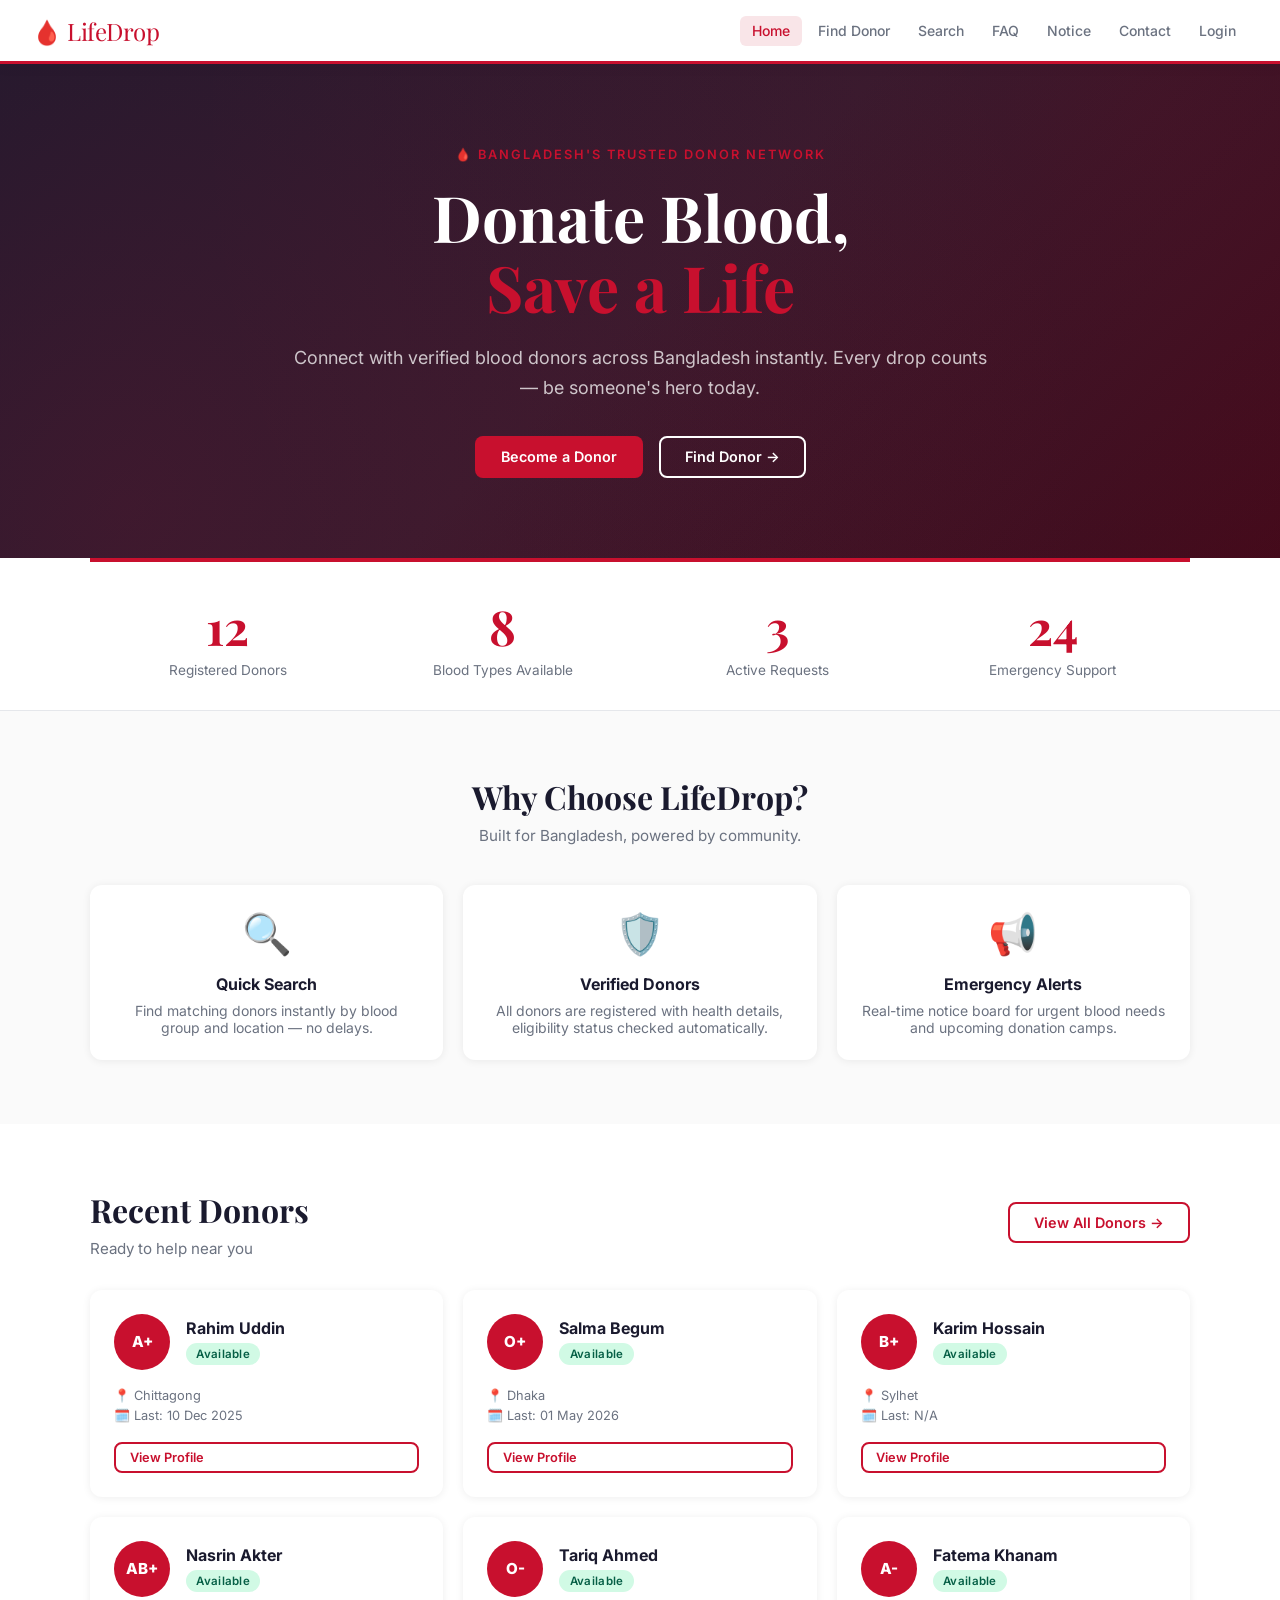
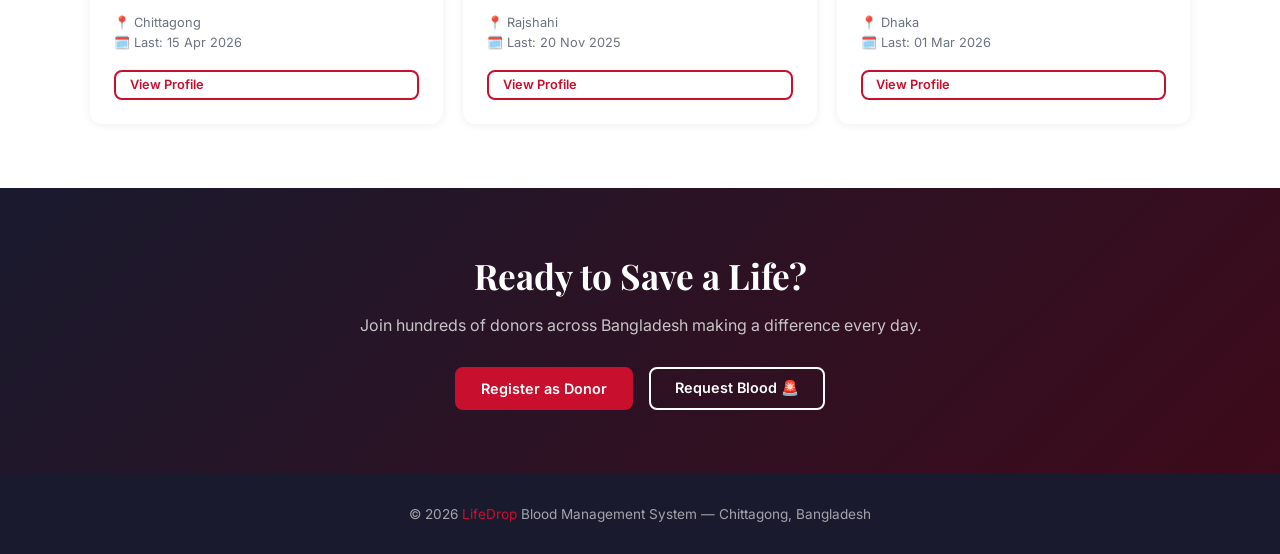
<file: index.html>
<!DOCTYPE html>
<html lang="en">
<head>
  <meta charset="UTF-8">
  <meta name="viewport" content="width=device-width, initial-scale=1.0">
  <title>LifeDrop - Donate Blood, Save Lives</title>
  <link rel="stylesheet" href="css/style.css">
</head>
<body>
  <div id="nav"></div>

  <section class="hero">
    <div class="hero-content fade-in">
      <p style="color:var(--red);font-weight:600;letter-spacing:2px;font-size:0.8rem;text-transform:uppercase;margin-bottom:1rem;">🩸 Bangladesh's Trusted Donor Network</p>
      <h1>Donate Blood,<br><span>Save a Life</span></h1>
      <p>Connect with verified blood donors across Bangladesh instantly. Every drop counts — be someone's hero today.</p>
      <div class="hero-btns">
        <a href="register.html" class="btn btn-primary">Become a Donor</a>
        <a href="donor-list.html" class="btn btn-outline">Find Donor →</a>
      </div>
    </div>
  </section>

  <!-- Stats -->
  <section style="background:white;border-bottom:1px solid var(--border);">
    <div class="container" style="display:grid;grid-template-columns:repeat(auto-fit,minmax(150px,1fr));">
      <div class="stat-card"><div class="stat-num" id="totalDonors">0</div><div class="stat-label">Registered Donors</div></div>
      <div class="stat-card"><div class="stat-num">8</div><div class="stat-label">Blood Types Available</div></div>
      <div class="stat-card"><div class="stat-num" id="pendingReq">0</div><div class="stat-label">Active Requests</div></div>
      <div class="stat-card"><div class="stat-num">24/7</div><div class="stat-label">Emergency Support</div></div>
    </div>
  </section>

  <!-- Why LifeDrop -->
  <section class="section">
    <div class="container">
      <h2 class="section-title" style="text-align:center;">Why Choose LifeDrop?</h2>
      <p class="section-sub" style="text-align:center;">Built for Bangladesh, powered by community.</p>
      <div class="grid-3">
        <div class="card"><div class="card-body" style="text-align:center;">
          <div style="font-size:2.5rem;margin-bottom:1rem;">🔍</div>
          <h4 style="margin-bottom:0.5rem;">Quick Search</h4>
          <p style="color:var(--gray);font-size:0.875rem;">Find matching donors instantly by blood group and location — no delays.</p>
        </div></div>
        <div class="card"><div class="card-body" style="text-align:center;">
          <div style="font-size:2.5rem;margin-bottom:1rem;">🛡️</div>
          <h4 style="margin-bottom:0.5rem;">Verified Donors</h4>
          <p style="color:var(--gray);font-size:0.875rem;">All donors are registered with health details, eligibility status checked automatically.</p>
        </div></div>
        <div class="card"><div class="card-body" style="text-align:center;">
          <div style="font-size:2.5rem;margin-bottom:1rem;">📢</div>
          <h4 style="margin-bottom:0.5rem;">Emergency Alerts</h4>
          <p style="color:var(--gray);font-size:0.875rem;">Real-time notice board for urgent blood needs and upcoming donation camps.</p>
        </div></div>
      </div>
    </div>
  </section>

  <!-- Featured Donors -->
  <section class="section" style="background:white;">
    <div class="container">
      <div style="display:flex;justify-content:space-between;align-items:center;margin-bottom:2rem;flex-wrap:wrap;gap:1rem;">
        <div>
          <h2 class="section-title">Recent Donors</h2>
          <p class="section-sub" style="margin:0;">Ready to help near you</p>
        </div>
        <a href="donor-list.html" class="btn btn-outline-red">View All Donors →</a>
      </div>
      <div class="grid-3" id="featuredDonors"></div>
    </div>
  </section>

  <!-- CTA -->
  <section class="section" style="background:linear-gradient(135deg,var(--charcoal),#3D0A1A);color:white;text-align:center;">
    <div class="container">
      <h2 style="font-family:'Playfair Display',serif;font-size:2.2rem;margin-bottom:1rem;">Ready to Save a Life?</h2>
      <p style="color:rgba(255,255,255,0.75);margin-bottom:2rem;">Join hundreds of donors across Bangladesh making a difference every day.</p>
      <div style="display:flex;gap:1rem;justify-content:center;flex-wrap:wrap;">
        <a href="register.html" class="btn btn-primary">Register as Donor</a>
        <a href="contact.html" class="btn btn-outline">Request Blood 🚨</a>
      </div>
    </div>
  </section>

  <div id="foot"></div>
  <script src="js/data.js"></script>
  <script>
    document.getElementById('nav').innerHTML = navHTML('index');
    document.getElementById('foot').innerHTML = footerHTML();
    document.getElementById('totalDonors').textContent = donors.length;
    document.getElementById('pendingReq').textContent = bloodRequests.filter(r => r.status === 'pending').length;

    // Animate stat numbers
    document.querySelectorAll('.stat-num').forEach(el => {
      const target = parseInt(el.textContent);
      if (isNaN(target)) return;
      let cur = 0;
      const step = Math.ceil(target / 30);
      const t = setInterval(() => { cur = Math.min(cur + step, target); el.textContent = cur; if (cur >= target) clearInterval(t); }, 40);
    });

    // Featured donors (first 6)
    const featured = donors.slice(0, 6);
    document.getElementById('featuredDonors').innerHTML = featured.map(d => {
      const e = eligibility(d.lastDonation);
      return `<div class="card donor-card" onclick="window.location.href='donor-profile.html?id=${d.id}'">
        <div class="card-body">
          <div style="display:flex;align-items:center;gap:1rem;margin-bottom:1rem;">
            <div class="blood-badge">${d.blood}</div>
            <div>
              <h4>${d.name}</h4>
              <span class="badge ${e.eligible ? 'badge-available' : 'badge-wait'}">${e.eligible ? 'Available' : 'On Wait'}</span>
            </div>
          </div>
          <div class="meta">📍 ${d.location}<br>🗓️ Last: ${formatDate(d.lastDonation)}</div>
          <div style="margin-top:1rem;"><a href="donor-profile.html?id=${d.id}" class="btn btn-outline-red btn-sm" style="width:100%;text-align:center;">View Profile</a></div>
        </div>
      </div>`;
    }).join('');
  </script>
</body>
</html>
</file>
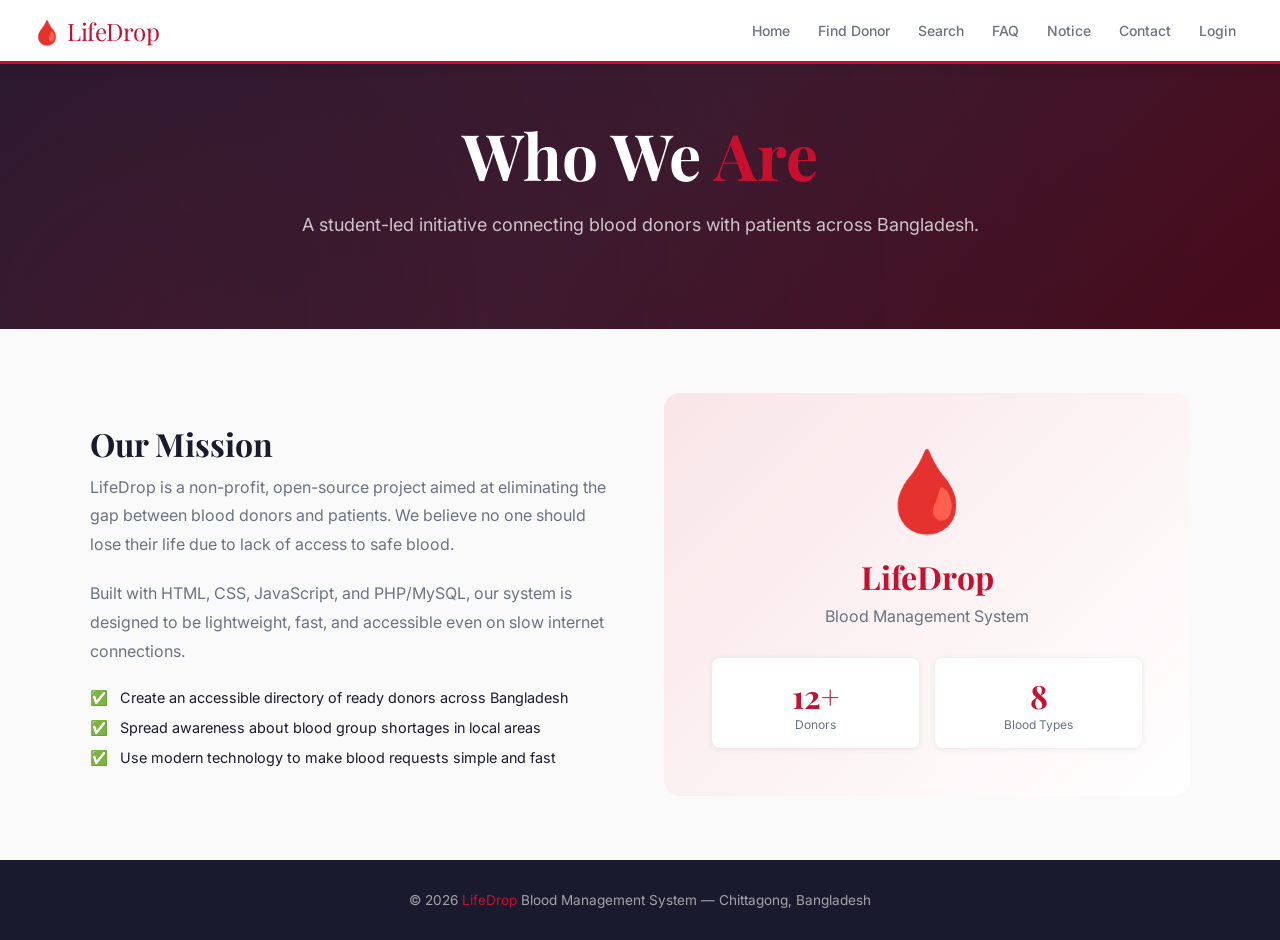
<file: about.html>
<!DOCTYPE html>
<html lang="en">
<head>
  <meta charset="UTF-8">
  <meta name="viewport" content="width=device-width, initial-scale=1.0">
  <title>LifeDrop - About Us</title>
  <link rel="stylesheet" href="css/style.css">
</head>
<body>
  <div id="nav"></div>
  <section class="hero" style="padding:3.5rem 2rem;">
    <div class="hero-content"><h1>Who We <span>Are</span></h1><p>A student-led initiative connecting blood donors with patients across Bangladesh.</p></div>
  </section>
  <section class="section">
    <div class="container">
      <div class="grid-2" style="gap:3rem;align-items:center;">
        <div>
          <h2 class="section-title">Our Mission</h2>
          <p style="color:var(--gray);line-height:1.8;margin-bottom:1.25rem;">LifeDrop is a non-profit, open-source project aimed at eliminating the gap between blood donors and patients. We believe no one should lose their life due to lack of access to safe blood.</p>
          <p style="color:var(--gray);line-height:1.8;margin-bottom:1.5rem;">Built with HTML, CSS, JavaScript, and PHP/MySQL, our system is designed to be lightweight, fast, and accessible even on slow internet connections.</p>
          <ul style="list-style:none;display:flex;flex-direction:column;gap:0.75rem;">
            <li style="display:flex;gap:0.75rem;align-items:flex-start;font-size:0.9rem;">✅ <span>Create an accessible directory of ready donors across Bangladesh</span></li>
            <li style="display:flex;gap:0.75rem;align-items:flex-start;font-size:0.9rem;">✅ <span>Spread awareness about blood group shortages in local areas</span></li>
            <li style="display:flex;gap:0.75rem;align-items:flex-start;font-size:0.9rem;">✅ <span>Use modern technology to make blood requests simple and fast</span></li>
          </ul>
        </div>
        <div>
          <div style="background:linear-gradient(135deg,var(--red-light),white);border-radius:16px;padding:3rem;text-align:center;">
            <div style="font-size:5rem;margin-bottom:1rem;">🩸</div>
            <h3 style="font-family:'Playfair Display',serif;color:var(--red);font-size:2rem;margin-bottom:0.5rem;">LifeDrop</h3>
            <p style="color:var(--gray);">Blood Management System</p>
            <div style="margin-top:2rem;display:grid;grid-template-columns:1fr 1fr;gap:1rem;">
              <div style="background:white;border-radius:8px;padding:1rem;box-shadow:0 1px 6px rgba(0,0,0,0.08);">
                <div style="font-family:'Playfair Display',serif;font-size:2rem;color:var(--red);font-weight:700;">12+</div>
                <div style="font-size:0.75rem;color:var(--gray);">Donors</div>
              </div>
              <div style="background:white;border-radius:8px;padding:1rem;box-shadow:0 1px 6px rgba(0,0,0,0.08);">
                <div style="font-family:'Playfair Display',serif;font-size:2rem;color:var(--red);font-weight:700;">8</div>
                <div style="font-size:0.75rem;color:var(--gray);">Blood Types</div>
              </div>
            </div>
          </div>
        </div>
      </div>
    </div>
  </section>
  <div id="foot"></div>
  <script src="js/data.js"></script>
  <script>
    document.getElementById('nav').innerHTML = navHTML('about');
    document.getElementById('foot').innerHTML = footerHTML();
  </script>
</body>
</html>
</file>
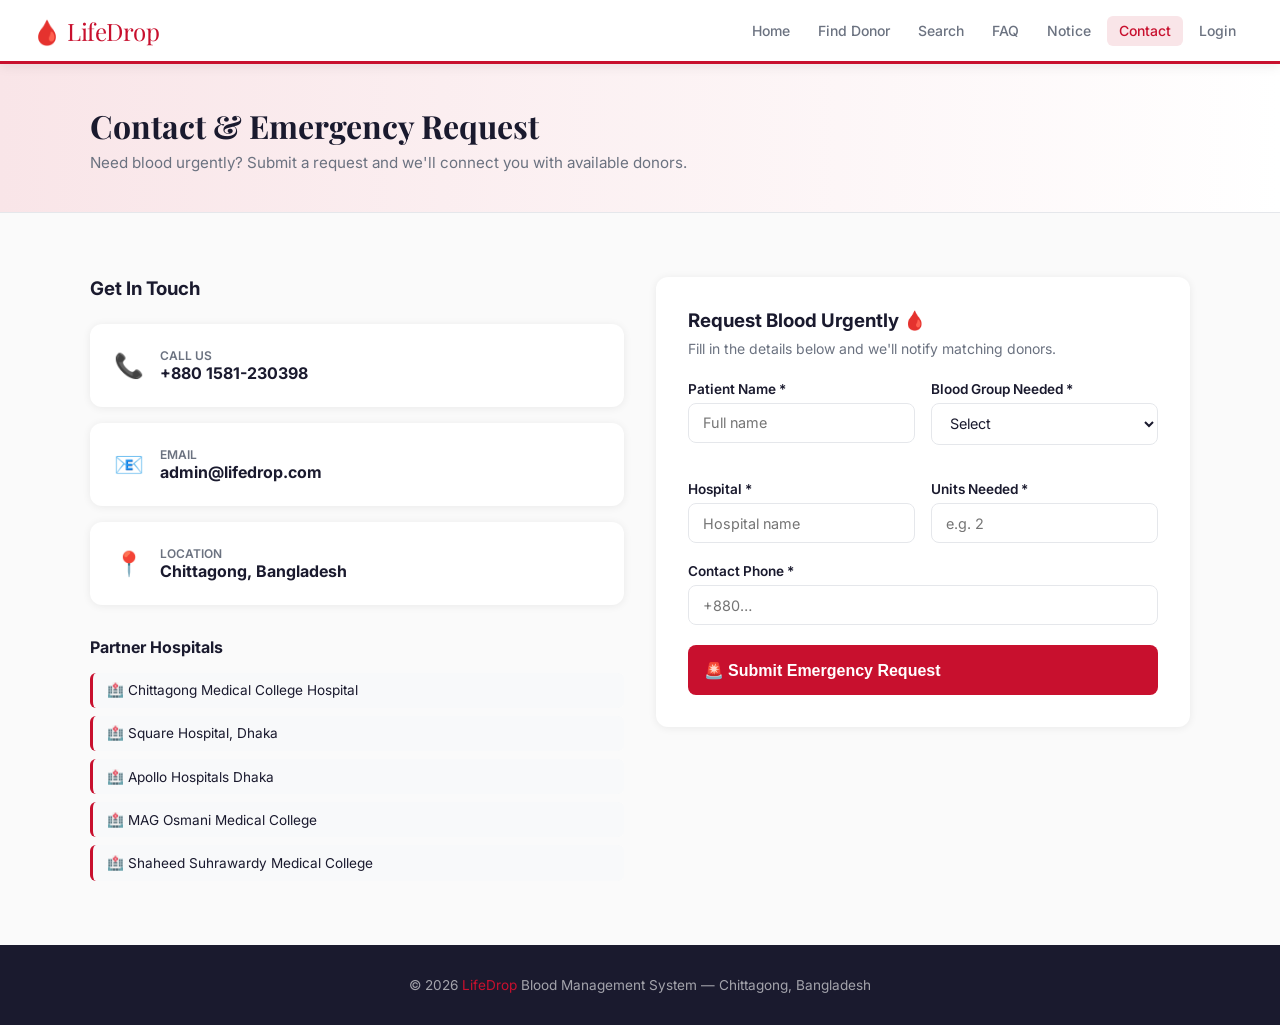
<file: contact.html>
<!DOCTYPE html>
<html lang="en">
<head>
  <meta charset="UTF-8">
  <meta name="viewport" content="width=device-width, initial-scale=1.0">
  <title>LifeDrop - Contact & Blood Request</title>
  <link rel="stylesheet" href="css/style.css">
</head>
<body>
  <div id="nav"></div>

  <div class="page-header">
    <div class="container">
      <h2>Contact & Emergency Request</h2>
      <p>Need blood urgently? Submit a request and we'll connect you with available donors.</p>
    </div>
  </div>

  <section class="section">
    <div class="container fade-in">
      <div class="grid-2" style="gap:2rem;align-items:start;">

        <!-- Info Side -->
        <div>
          <h3 style="font-weight:700;margin-bottom:1.5rem;">Get In Touch</h3>
          <div style="display:flex;flex-direction:column;gap:1rem;margin-bottom:2rem;">
            <div class="card"><div class="card-body" style="display:flex;align-items:center;gap:1rem;">
              <div style="font-size:1.5rem;">📞</div>
              <div><div style="font-size:0.75rem;color:var(--gray);font-weight:600;">CALL US</div><div style="font-weight:700;">+880 1581-230398</div></div>
            </div></div>
            <div class="card"><div class="card-body" style="display:flex;align-items:center;gap:1rem;">
              <div style="font-size:1.5rem;">📧</div>
              <div><div style="font-size:0.75rem;color:var(--gray);font-weight:600;">EMAIL</div><div style="font-weight:700;">admin@lifedrop.com</div></div>
            </div></div>
            <div class="card"><div class="card-body" style="display:flex;align-items:center;gap:1rem;">
              <div style="font-size:1.5rem;">📍</div>
              <div><div style="font-size:0.75rem;color:var(--gray);font-weight:600;">LOCATION</div><div style="font-weight:700;">Chittagong, Bangladesh</div></div>
            </div></div>
          </div>

          <h4 style="font-weight:700;margin-bottom:1rem;">Partner Hospitals</h4>
          <div style="display:flex;flex-direction:column;gap:0.5rem;" id="hospitals"></div>
        </div>

        <!-- Request Form -->
        <div class="card">
          <div class="card-body" style="padding:2rem;">
            <h3 style="font-weight:700;margin-bottom:0.5rem;">Request Blood Urgently 🩸</h3>
            <p style="color:var(--gray);font-size:0.875rem;margin-bottom:1.5rem;">Fill in the details below and we'll notify matching donors.</p>
            <div id="formAlert" style="display:none;"></div>
            <div id="requestForm">
              <div class="grid-2" style="gap:1rem;">
                <div class="form-group">
                  <label class="form-label">Patient Name *</label>
                  <input class="form-control" id="patientName" placeholder="Full name">
                </div>
                <div class="form-group">
                  <label class="form-label">Blood Group Needed *</label>
                  <select class="form-select" id="bloodGroup">
                    <option value="">Select</option>
                    <option>A+</option><option>A-</option><option>B+</option><option>B-</option>
                    <option>AB+</option><option>AB-</option><option>O+</option><option>O-</option>
                  </select>
                </div>
                <div class="form-group">
                  <label class="form-label">Hospital *</label>
                  <input class="form-control" id="hospital" placeholder="Hospital name">
                </div>
                <div class="form-group">
                  <label class="form-label">Units Needed *</label>
                  <input class="form-control" id="units" type="number" min="1" placeholder="e.g. 2">
                </div>
              </div>
              <div class="form-group">
                <label class="form-label">Contact Phone *</label>
                <input class="form-control" id="phone" placeholder="+880…">
              </div>
              <button class="btn btn-primary" style="width:100%;padding:0.85rem;font-size:1rem;" onclick="submitRequest()">
                🚨 Submit Emergency Request
              </button>
            </div>
          </div>
        </div>
      </div>
    </div>
  </section>

  <div id="foot"></div>
  <script src="js/data.js"></script>
  <script>
    document.getElementById('nav').innerHTML = navHTML('contact');
    document.getElementById('foot').innerHTML = footerHTML();

    const hospitals = [
      "Chittagong Medical College Hospital",
      "Square Hospital, Dhaka",
      "Apollo Hospitals Dhaka",
      "MAG Osmani Medical College",
      "Shaheed Suhrawardy Medical College",
    ];
    document.getElementById('hospitals').innerHTML = hospitals.map(h =>
      `<div style="padding:0.6rem 0.9rem;background:var(--light);border-radius:6px;font-size:0.85rem;border-left:3px solid var(--red);">🏥 ${h}</div>`
    ).join('');

    function submitRequest() {
      const name = document.getElementById('patientName').value.trim();
      const blood = document.getElementById('bloodGroup').value;
      const hospital = document.getElementById('hospital').value.trim();
      const units = document.getElementById('units').value;
      const phone = document.getElementById('phone').value.trim();

      if (!name || !blood || !phone) {
        showAlert('danger', '⚠️ Please fill in all required fields (Name, Blood Group, Phone).');
        return;
      }

      // Save to localStorage
      const req = { id: Date.now(), patient: name, blood, hospital, units: parseInt(units)||1, phone, status: 'pending', date: new Date().toISOString().split('T')[0] };
      const existing = JSON.parse(localStorage.getItem('bloodRequests') || '[]');
      existing.push(req);
      localStorage.setItem('bloodRequests', JSON.stringify(existing));

      showAlert('success', '✅ Your request has been submitted successfully! We will connect you with available donors shortly.');
      document.getElementById('requestForm').style.opacity = '0.4';
      document.getElementById('requestForm').style.pointerEvents = 'none';
    }

    function showAlert(type, msg) {
      const el = document.getElementById('formAlert');
      el.className = `alert alert-${type}`;
      el.textContent = msg;
      el.style.display = 'block';
      el.scrollIntoView({ behavior: 'smooth', block: 'nearest' });
    }
  </script>
</body>
</html>
</file>
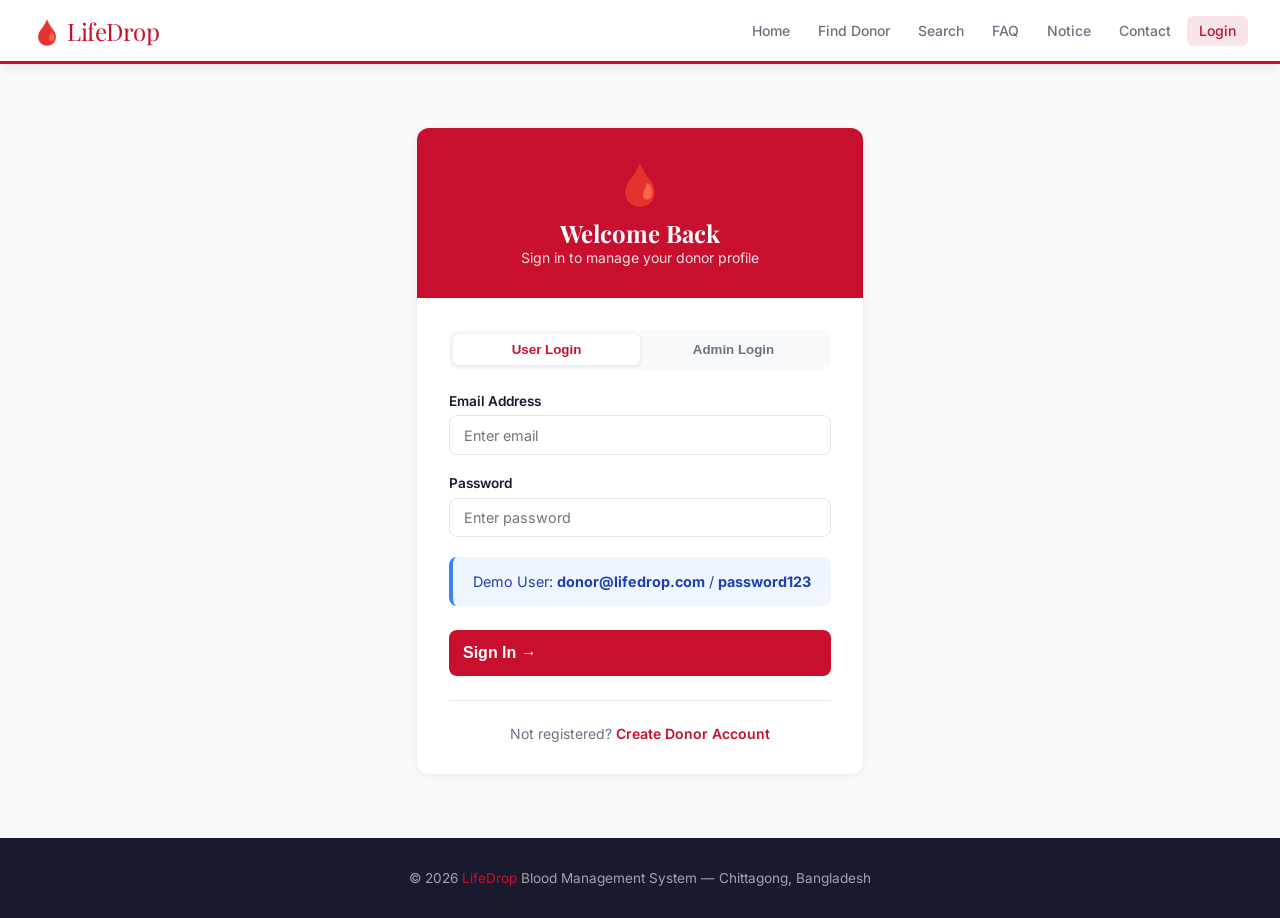
<file: dashboard.html>
<!DOCTYPE html>
<html lang="en">
<head>
  <meta charset="UTF-8">
  <meta name="viewport" content="width=device-width, initial-scale=1.0">
  <title>LifeDrop - Admin Dashboard</title>
  <link rel="stylesheet" href="css/style.css">
</head>
<body>
  <div id="nav"></div>
  <div class="admin-layout">
    <nav class="sidebar">
      <div class="sidebar-title">Admin Panel</div>
      <a href="dashboard.html" class="active">📊 Dashboard</a>
      <a href="manage.html">👥 Manage Donors</a>
      <a href="manage-requests.html">🩸 Blood Requests</a>
      <a href="notice.html">📢 Notices</a>
      <div class="sidebar-title" style="margin-top:auto;">Account</div>
      <a href="#" onclick="logout()">🚪 Logout</a>
    </nav>
    <div class="admin-content fade-in">
      <h2 style="font-family:'Playfair Display',serif;font-size:1.75rem;margin-bottom:0.5rem;">Admin Overview</h2>
      <p style="color:var(--gray);margin-bottom:2rem;">Welcome back, Admin! Here's what's happening today.</p>

      <!-- Stats -->
      <div style="display:grid;grid-template-columns:repeat(auto-fit,minmax(180px,1fr));gap:1.25rem;margin-bottom:2rem;" id="statsGrid"></div>

      <!-- Charts row -->
      <div class="grid-2" style="gap:1.5rem;margin-bottom:2rem;">
        <!-- Blood Group Distribution -->
        <div class="card"><div class="card-body">
          <h4 style="font-weight:700;margin-bottom:1.5rem;">Blood Group Distribution</h4>
          <div id="bgChart"></div>
        </div></div>
        <!-- Recent Requests -->
        <div class="card"><div class="card-body">
          <h4 style="font-weight:700;margin-bottom:1rem;">Recent Blood Requests</h4>
          <div id="recentReqs"></div>
        </div></div>
      </div>

      <!-- Recent Donors -->
      <div class="card"><div class="card-body">
        <div style="display:flex;justify-content:space-between;align-items:center;margin-bottom:1rem;">
          <h4 style="font-weight:700;">Recently Registered Donors</h4>
          <a href="manage.html" class="btn btn-outline-red btn-sm">Manage All →</a>
        </div>
        <div class="table-wrap" id="recentDonors"></div>
      </div></div>
    </div>
  </div>
  <div id="foot"></div>

  <script src="js/data.js"></script>
  <script>
    document.getElementById('nav').innerHTML = navHTML('dashboard');
    document.getElementById('foot').innerHTML = footerHTML();

    const sess = JSON.parse(localStorage.getItem('lifeDropUser') || 'null');
    if (!sess || sess.role !== 'admin') window.location.href = 'login.html';

    const pending = bloodRequests.filter(r => r.status === 'pending').length;
    const groups = [...new Set(donors.map(d => d.blood))].length;

    // Stats
    const stats = [
      { label: 'Total Donors', val: donors.length, icon: '👥', color: '#C8102E' },
      { label: 'Blood Groups', val: groups, icon: '🩸', color: '#10B981' },
      { label: 'Pending Requests', val: pending, icon: '🚨', color: '#F59E0B' },
      { label: 'Completed Requests', val: bloodRequests.filter(r=>r.status==='completed').length, icon: '✅', color: '#3B82F6' },
    ];
    document.getElementById('statsGrid').innerHTML = stats.map(s => `
      <div class="card stat-card" style="border-top-color:${s.color};">
        <div style="font-size:2rem;margin-bottom:0.5rem;">${s.icon}</div>
        <div class="stat-num" style="color:${s.color};">${s.val}</div>
        <div class="stat-label">${s.label}</div>
      </div>`).join('');

    // Blood group bar chart (CSS only)
    const bgCounts = {};
    donors.forEach(d => bgCounts[d.blood] = (bgCounts[d.blood] || 0) + 1);
    const maxCount = Math.max(...Object.values(bgCounts));
    document.getElementById('bgChart').innerHTML = Object.entries(bgCounts).sort((a,b)=>b[1]-a[1]).map(([g, c]) => `
      <div style="display:flex;align-items:center;gap:0.75rem;margin-bottom:0.75rem;">
        <span style="width:36px;font-size:0.75rem;font-weight:700;color:var(--red);">${g}</span>
        <div style="flex:1;background:var(--light);border-radius:4px;height:24px;overflow:hidden;">
          <div style="width:${(c/maxCount)*100}%;background:var(--red);height:100%;border-radius:4px;display:flex;align-items:center;padding-left:0.5rem;color:white;font-size:0.75rem;font-weight:700;transition:width 0.8s ease;">${c}</div>
        </div>
      </div>`).join('');

    // Recent requests
    document.getElementById('recentReqs').innerHTML = bloodRequests.slice(0,4).map(r => `
      <div style="display:flex;justify-content:space-between;align-items:center;padding:0.75rem 0;border-bottom:1px solid var(--border);font-size:0.85rem;">
        <div><div style="font-weight:600;">${r.patient}</div><div style="color:var(--gray);font-size:0.75rem;">${r.hospital}</div></div>
        <div style="text-align:right;">
          <span class="badge badge-red">${r.blood}</span><br>
          <span class="badge ${r.status==='pending' ? 'badge-wait' : 'badge-available'}" style="margin-top:0.25rem;">${r.status}</span>
        </div>
      </div>`).join('');

    // Recent donors table
    document.getElementById('recentDonors').innerHTML = `
      <table>
        <thead><tr><th>#</th><th>Name</th><th>Blood</th><th>Location</th><th>Phone</th><th>Status</th></tr></thead>
        <tbody>${donors.slice(0,5).map((d,i) => {
          const e = eligibility(d.lastDonation);
          return `<tr>
            <td>${i+1}</td>
            <td><strong>${d.name}</strong></td>
            <td><span class="badge badge-red">${d.blood}</span></td>
            <td>${d.location}</td>
            <td>${d.phone}</td>
            <td><span class="badge ${e.eligible ? 'badge-available' : 'badge-wait'}">${e.eligible ? 'Available' : 'On Wait'}</span></td>
          </tr>`;
        }).join('')}</tbody>
      </table>`;
  </script>
</body>
</html>
</file>
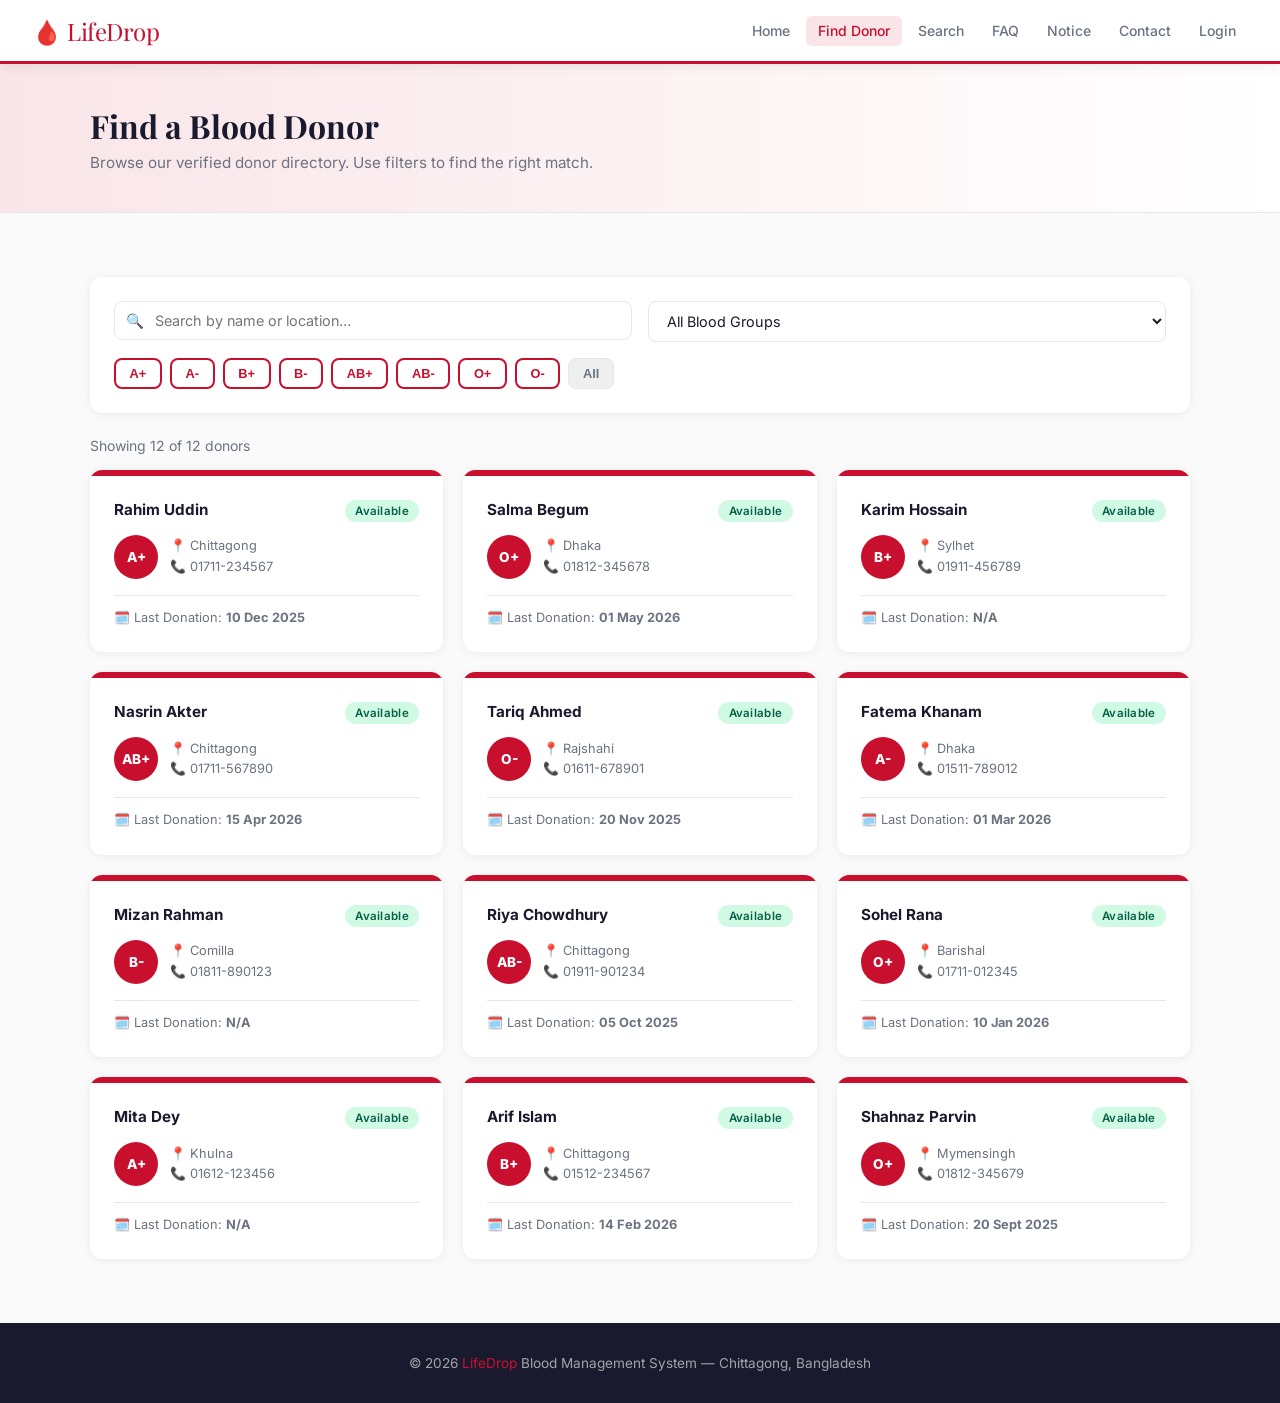
<file: donor-list.html>
<!DOCTYPE html>
<html lang="en">
<head>
  <meta charset="UTF-8">
  <meta name="viewport" content="width=device-width, initial-scale=1.0">
  <title>LifeDrop - Find Donors</title>
  <link rel="stylesheet" href="css/style.css">
</head>
<body>
  <div id="nav"></div>

  <div class="page-header">
    <div class="container">
      <h2>Find a Blood Donor</h2>
      <p>Browse our verified donor directory. Use filters to find the right match.</p>
    </div>
  </div>

  <section class="section">
    <div class="container fade-in">
      <!-- Filters -->
      <div class="card" style="margin-bottom:1.5rem;">
        <div class="card-body">
          <div class="grid-2" style="gap:1rem;">
            <div class="form-group search-bar" style="margin:0;">
              <input class="form-control" id="searchInput" placeholder="Search by name or location…" oninput="renderDonors()">
            </div>
            <div class="form-group" style="margin:0;">
              <select class="form-select" id="bgFilter" onchange="renderDonors()">
                <option value="">All Blood Groups</option>
                <option>A+</option><option>A-</option><option>B+</option><option>B-</option>
                <option>AB+</option><option>AB-</option><option>O+</option><option>O-</option>
              </select>
            </div>
          </div>
          <div style="margin-top:1rem;display:flex;gap:0.5rem;flex-wrap:wrap;" id="bgQuickFilters"></div>
        </div>
      </div>

      <p id="resultCount" style="color:var(--gray);font-size:0.875rem;margin-bottom:1rem;"></p>
      <div class="grid-3" id="donorList"></div>
      <div id="noResults" style="display:none;text-align:center;padding:4rem 2rem;color:var(--gray);">
        <div style="font-size:3rem;margin-bottom:1rem;">🔍</div>
        <h3>No donors found</h3>
        <p style="margin-top:0.5rem;">Try a different search term or blood group.</p>
      </div>
    </div>
  </section>

  <div id="foot"></div>
  <script src="js/data.js"></script>
  <script>
    document.getElementById('nav').innerHTML = navHTML('donor-list');
    document.getElementById('foot').innerHTML = footerHTML();

    // Quick filter buttons
    const groups = ['A+','A-','B+','B-','AB+','AB-','O+','O-'];
    document.getElementById('bgQuickFilters').innerHTML = groups.map(g =>
      `<button class="btn btn-sm btn-outline-red" onclick="quickFilter('${g}')">${g}</button>`
    ).join('') + `<button class="btn btn-sm" style="border:1.5px solid var(--border);color:var(--gray);" onclick="quickFilter('')">All</button>`;

    function quickFilter(g) {
      document.getElementById('bgFilter').value = g;
      renderDonors();
    }

    function renderDonors() {
      const q = document.getElementById('searchInput').value.toLowerCase();
      const bg = document.getElementById('bgFilter').value;
      const filtered = donors.filter(d => {
        const matchSearch = !q || d.name.toLowerCase().includes(q) || d.location.toLowerCase().includes(q);
        const matchBG = !bg || d.blood === bg;
        return matchSearch && matchBG;
      });

      document.getElementById('resultCount').textContent = `Showing ${filtered.length} of ${donors.length} donors`;
      document.getElementById('noResults').style.display = filtered.length ? 'none' : 'block';

      document.getElementById('donorList').innerHTML = filtered.map(d => {
        const e = eligibility(d.lastDonation);
        return `<div class="card donor-card fade-in" onclick="window.location.href='donor-profile.html?id=${d.id}'">
          <div style="background:var(--red);height:6px;"></div>
          <div class="card-body">
            <div style="display:flex;justify-content:space-between;align-items:flex-start;margin-bottom:0.75rem;">
              <h4 style="font-size:0.95rem;font-weight:700;">${d.name}</h4>
              <span class="badge ${e.eligible ? 'badge-available' : 'badge-wait'}">${e.eligible ? 'Available' : 'On Wait'}</span>
            </div>
            <div style="display:flex;align-items:center;gap:0.75rem;margin-bottom:1rem;">
              <div class="blood-badge" style="width:44px;height:44px;font-size:0.85rem;">${d.blood}</div>
              <div class="meta">📍 ${d.location}<br>📞 ${d.phone}</div>
            </div>
            <div class="meta" style="border-top:1px solid var(--border);padding-top:0.75rem;">
              🗓️ Last Donation: <strong>${formatDate(d.lastDonation)}</strong>
            </div>
          </div>
        </div>`;
      }).join('');
    }

    renderDonors();
  </script>
</body>
</html>
</file>
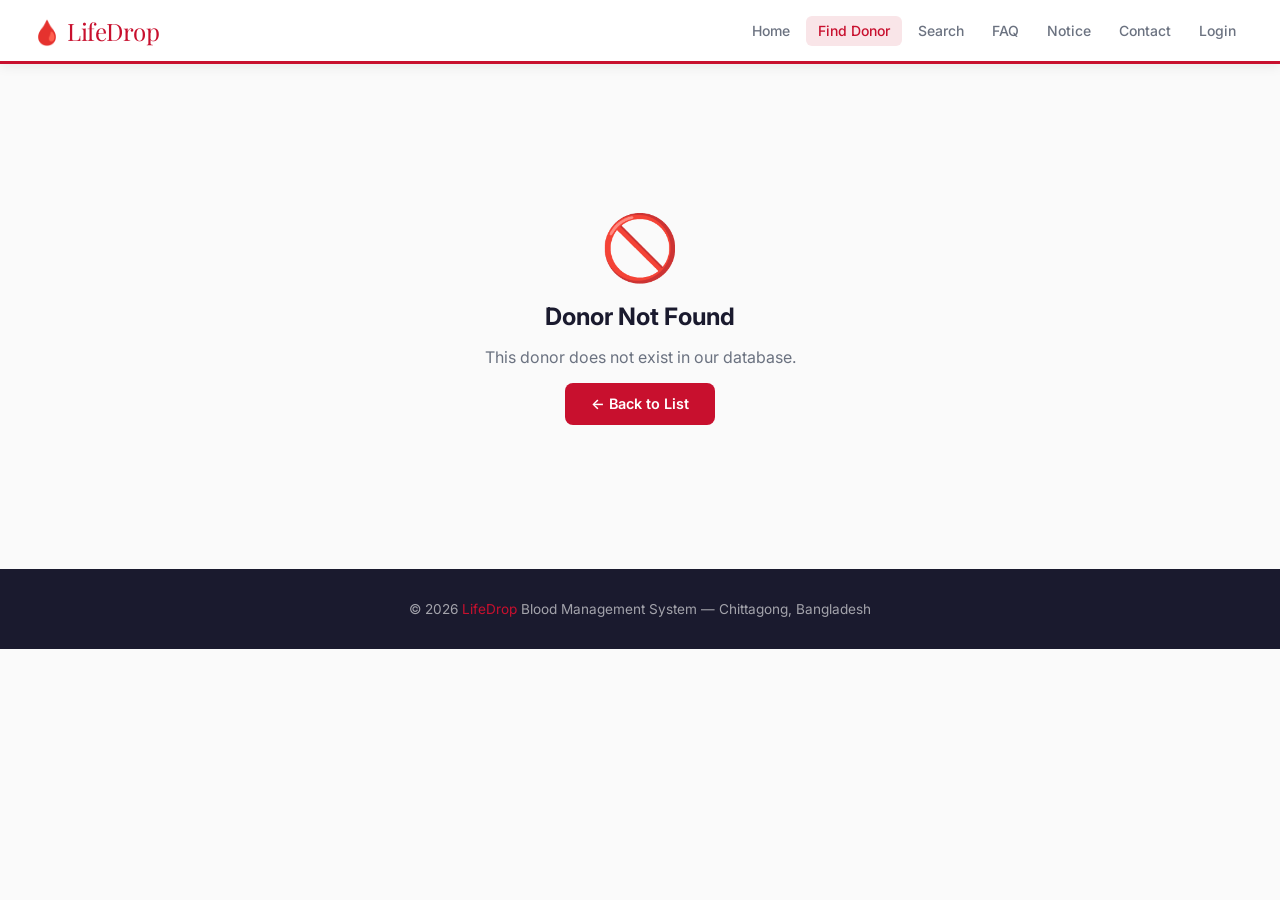
<file: donor-profile.html>
<!DOCTYPE html>
<html lang="en">
<head>
  <meta charset="UTF-8">
  <meta name="viewport" content="width=device-width, initial-scale=1.0">
  <title>LifeDrop - Donor Profile</title>
  <link rel="stylesheet" href="css/style.css">
</head>
<body>
  <div id="nav"></div>
  <div id="content"></div>
  <div id="foot"></div>

  <script src="js/data.js"></script>
  <script>
    document.getElementById('nav').innerHTML = navHTML('donor-list');
    document.getElementById('foot').innerHTML = footerHTML();

    const params = new URLSearchParams(window.location.search);
    const id = parseInt(params.get('id'));
    const donor = donors.find(d => d.id === id);

    if (!donor) {
      document.getElementById('content').innerHTML = `
        <section class="section"><div class="container" style="text-align:center;padding:5rem 2rem;">
          <div style="font-size:4rem;margin-bottom:1rem;">🚫</div>
          <h2>Donor Not Found</h2>
          <p style="color:var(--gray);margin:1rem 0;">This donor does not exist in our database.</p>
          <a href="donor-list.html" class="btn btn-primary">← Back to List</a>
        </div></section>`;
    } else {
      const e = eligibility(donor.lastDonation);
      document.title = `LifeDrop - ${donor.name}`;
      document.getElementById('content').innerHTML = `
        <section class="section">
          <div class="container" style="max-width:680px;">
            <div style="display:flex;justify-content:space-between;align-items:center;margin-bottom:1.5rem;flex-wrap:wrap;gap:1rem;">
              <h2 style="font-family:'Playfair Display',serif;font-size:1.5rem;">Donor Profile</h2>
              <a href="javascript:history.back()" class="btn btn-outline-red btn-sm">← Back</a>
            </div>
            <div class="card fade-in">
              <!-- Header -->
              <div style="background:linear-gradient(135deg,var(--red-dark),var(--red));color:white;padding:2.5rem;text-align:center;">
                <div style="font-size:4rem;font-weight:800;font-family:'Playfair Display',serif;">${donor.blood}</div>
                <p style="font-size:1rem;opacity:0.85;margin-top:0.25rem;">Blood Group</p>
                <span class="badge" style="background:${e.eligible ? '#D1FAE5' : '#FEF3C7'};color:${e.eligible ? '#065F46' : '#92400E'};margin-top:0.75rem;">${e.eligible ? '✅ Available' : '⏳ On Wait'}</span>
              </div>
              <div class="card-body">
                <h2 style="font-family:'Playfair Display',serif;text-align:center;margin-bottom:2rem;padding-bottom:1rem;border-bottom:1px solid var(--border);">${donor.name}</h2>
                <div class="grid-2" style="margin-bottom:1.5rem;">
                  <div style="background:var(--light);padding:1rem;border-radius:8px;">
                    <div style="font-size:0.75rem;color:var(--gray);margin-bottom:0.25rem;">📞 Phone</div>
                    <div style="font-weight:700;">${donor.phone}</div>
                  </div>
                  <div style="background:var(--light);padding:1rem;border-radius:8px;">
                    <div style="font-size:0.75rem;color:var(--gray);margin-bottom:0.25rem;">📍 Location</div>
                    <div style="font-weight:700;">${donor.location}</div>
                  </div>
                  <div style="background:var(--light);padding:1rem;border-radius:8px;">
                    <div style="font-size:0.75rem;color:var(--gray);margin-bottom:0.25rem;">Age</div>
                    <div style="font-weight:700;">${donor.age} years</div>
                  </div>
                  <div style="background:var(--light);padding:1rem;border-radius:8px;">
                    <div style="font-size:0.75rem;color:var(--gray);margin-bottom:0.25rem;">Weight</div>
                    <div style="font-weight:700;">${donor.weight} kg</div>
                  </div>
                </div>
                <div style="background:var(--light);padding:1rem;border-radius:8px;margin-bottom:1.5rem;">
                  <div style="font-size:0.75rem;color:var(--gray);margin-bottom:0.25rem;">Smoker</div>
                  <div style="font-weight:700;color:${donor.smoker ? 'var(--warning)' : 'var(--success)'};">${donor.smoker ? 'Yes ⚠️' : 'No ✅'}</div>
                </div>
                <div class="alert ${e.eligible ? 'alert-success' : 'alert-warning'}">
                  <strong>${e.eligible ? '✅ Eligible to Donate' : '⏳ Currently Waiting'}</strong><br>
                  ${e.msg}<br>
                  <small style="opacity:0.8;">Last Donation: ${formatDate(donor.lastDonation)}</small>
                </div>
                <div class="alert alert-info">
                  <strong>Medical Note</strong><br>
                  Disease History: ${donor.disease || 'None reported'}<br>
                  <small>Please verify all health records before blood collection.</small>
                </div>
              </div>
            </div>
          </div>
        </section>`;
    }
  </script>
</body>
</html>
</file>
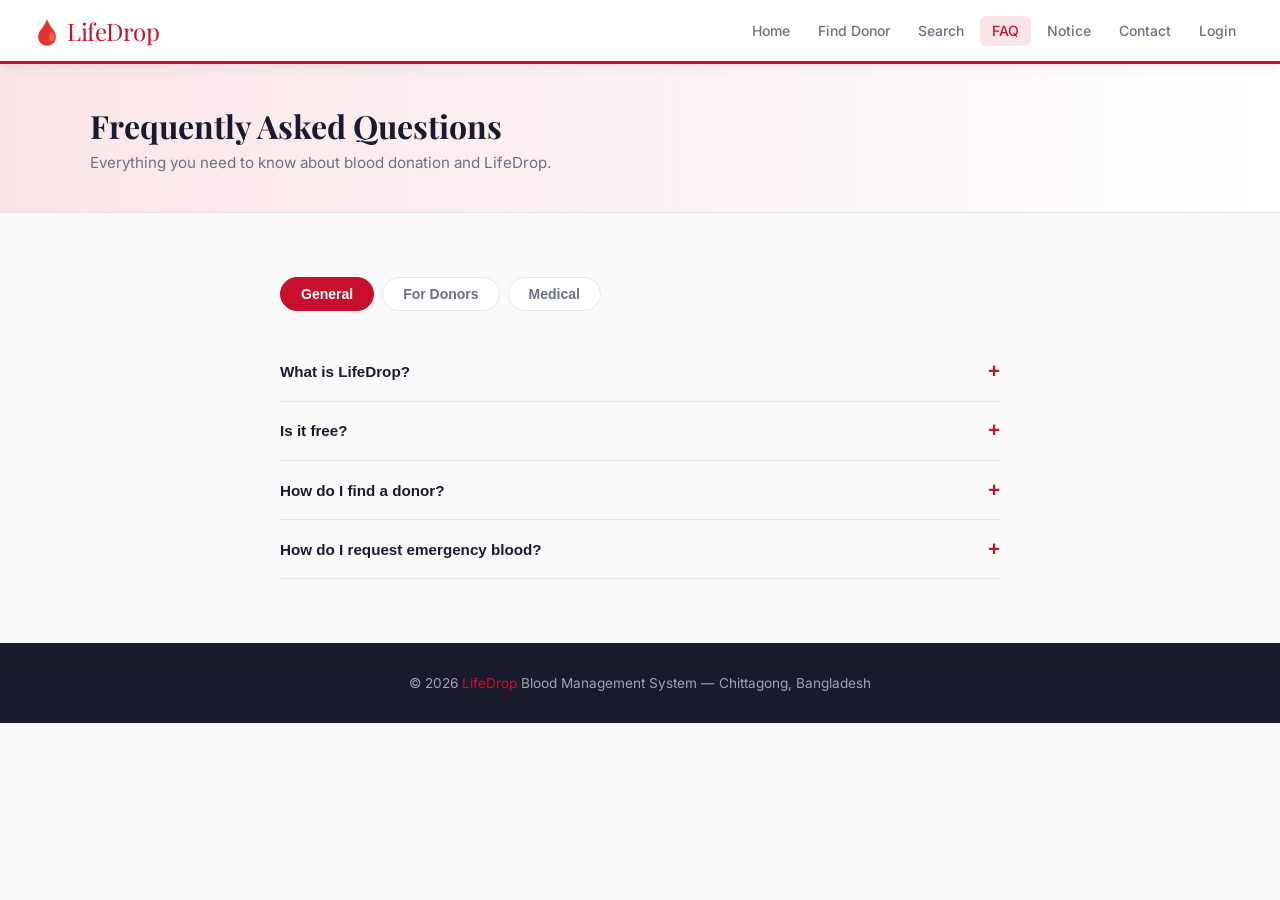
<file: faq.html>
<!DOCTYPE html>
<html lang="en">
<head>
  <meta charset="UTF-8">
  <meta name="viewport" content="width=device-width, initial-scale=1.0">
  <title>LifeDrop - FAQ</title>
  <link rel="stylesheet" href="css/style.css">
  <style>
    .faq-item { border-bottom: 1px solid var(--border); }
    .faq-q { width:100%;background:none;border:none;text-align:left;padding:1.1rem 0;font-size:0.95rem;font-weight:600;cursor:pointer;display:flex;justify-content:space-between;align-items:center;color:var(--charcoal); }
    .faq-q:hover { color:var(--red); }
    .faq-a { display:none;padding:0 0 1rem;color:var(--gray);font-size:0.875rem;line-height:1.7; }
    .faq-a.open { display:block; }
    .faq-icon { font-size:1.25rem;color:var(--red);transition:transform 0.2s;flex-shrink:0; }
    .faq-item.open .faq-icon { transform:rotate(45deg); }
    .tab-btns { display:flex;gap:0.5rem;margin-bottom:2rem; }
    .tab-btn { padding:0.5rem 1.25rem;border-radius:20px;border:1.5px solid var(--border);background:white;font-weight:600;cursor:pointer;font-size:0.875rem;color:var(--gray); }
    .tab-btn.active { background:var(--red);color:white;border-color:var(--red); }
  </style>
</head>
<body>
  <div id="nav"></div>
  <div class="page-header">
    <div class="container"><h2>Frequently Asked Questions</h2><p>Everything you need to know about blood donation and LifeDrop.</p></div>
  </div>
  <section class="section">
    <div class="container" style="max-width:720px;">
      <div class="tab-btns">
        <button class="tab-btn active" onclick="showTab('general',this)">General</button>
        <button class="tab-btn" onclick="showTab('donor',this)">For Donors</button>
        <button class="tab-btn" onclick="showTab('medical',this)">Medical</button>
      </div>

      <div id="tab-general" class="tab-content">
        <div id="faqGeneral"></div>
      </div>
      <div id="tab-donor" class="tab-content" style="display:none;">
        <div id="faqDonor"></div>
      </div>
      <div id="tab-medical" class="tab-content" style="display:none;">
        <div id="faqMedical"></div>
      </div>
    </div>
  </section>
  <div id="foot"></div>
  <script src="js/data.js"></script>
  <script>
    document.getElementById('nav').innerHTML = navHTML('faq');
    document.getElementById('foot').innerHTML = footerHTML();

    const faqs = {
      general: [
        ["What is LifeDrop?", "LifeDrop is a community-driven blood donor management system connecting patients with registered blood donors across Bangladesh. It's completely free to use."],
        ["Is it free?", "Yes! LifeDrop is 100% free for both donors and patients. Our mission is to save lives without any cost barrier."],
        ["How do I find a donor?", "Visit the 'Find Donor' page, filter by blood group and location, and click on any donor card to view their contact details and availability status."],
        ["How do I request emergency blood?", "Go to the Contact page and fill in the Emergency Blood Request form. We'll connect you with available matching donors as soon as possible."],
      ],
      donor: [
        ["How do I register as a donor?", "Click 'Become a Donor' on the homepage or visit the Register page. Fill in your personal and health details — it takes less than 2 minutes."],
        ["How often can I donate blood?", "Generally, you can donate whole blood every 3 months (90 days). LifeDrop automatically tracks your eligibility based on your last donation date."],
        ["What happens after I register?", "Your profile goes live immediately on our donor directory. Patients and hospitals can find you by blood group and location."],
        ["Can I update my last donation date?", "Yes! Log in to your profile and click 'Edit Profile' to update your last donation date. This keeps your availability status accurate."],
      ],
      medical: [
        ["Who is eligible to donate blood?", "You must be 18–65 years old, weigh at least 45 kg, be in good health, and not have donated blood in the last 3 months."],
        ["Can smokers donate blood?", "Smokers can donate, but are advised not to smoke 2 hours before donation. Heavy smoking may affect blood quality."],
        ["What diseases disqualify me?", "Active infections, HIV, Hepatitis B/C, certain cancers, and some medications may disqualify you. Please consult a doctor if unsure."],
        ["Does blood donation hurt?", "There's usually just a brief pinch when the needle goes in. The donation itself (about 10 minutes) is generally painless. Most donors feel fine immediately after."],
      ]
    };

    function buildFAQ(items, containerId) {
      document.getElementById(containerId).innerHTML = items.map((f, i) => `
        <div class="faq-item" id="faq-${containerId}-${i}">
          <button class="faq-q" onclick="toggleFAQ('${containerId}',${i})">
            <span>${f[0]}</span><span class="faq-icon">+</span>
          </button>
          <div class="faq-a" id="ans-${containerId}-${i}">${f[1]}</div>
        </div>`).join('');
    }

    function toggleFAQ(cat, i) {
      const item = document.getElementById(`faq-${cat}-${i}`);
      const ans = document.getElementById(`ans-${cat}-${i}`);
      const isOpen = ans.classList.contains('open');
      document.querySelectorAll(`#tab-${cat} .faq-a`).forEach(a => a.classList.remove('open'));
      document.querySelectorAll(`#tab-${cat} .faq-item`).forEach(a => a.classList.remove('open'));
      if (!isOpen) { ans.classList.add('open'); item.classList.add('open'); }
    }

    function showTab(tab, btn) {
      document.querySelectorAll('.tab-content').forEach(t => t.style.display = 'none');
      document.querySelectorAll('.tab-btn').forEach(b => b.classList.remove('active'));
      document.getElementById('tab-' + tab).style.display = 'block';
      btn.classList.add('active');
    }

    buildFAQ(faqs.general, 'faqGeneral');
    buildFAQ(faqs.donor, 'faqDonor');
    buildFAQ(faqs.medical, 'faqMedical');
  </script>
</body>
</html>
</file>
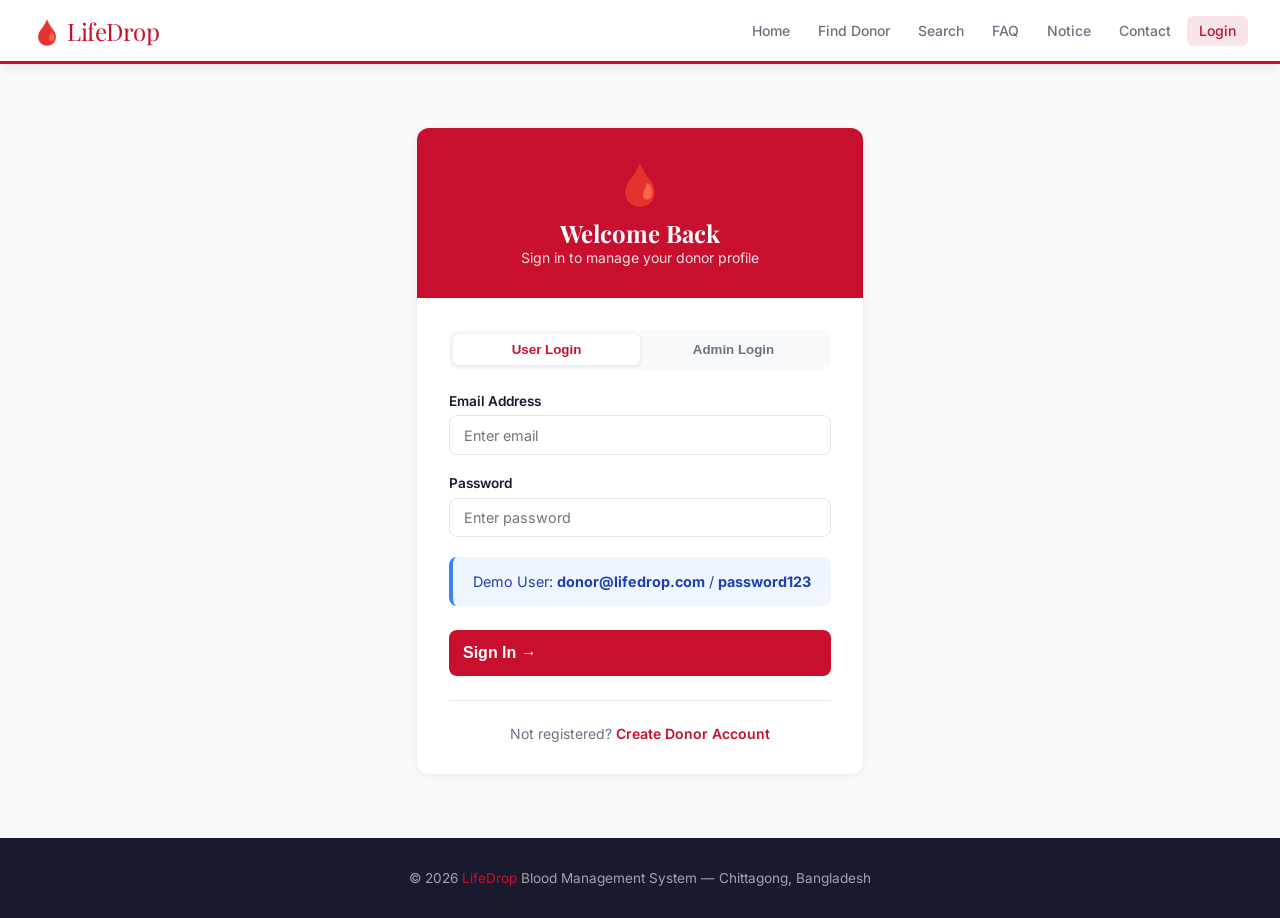
<file: login.html>
<!DOCTYPE html>
<html lang="en">
<head>
  <meta charset="UTF-8">
  <meta name="viewport" content="width=device-width, initial-scale=1.0">
  <title>LifeDrop - Login</title>
  <link rel="stylesheet" href="css/style.css">
</head>
<body>
  <div id="nav"></div>

  <section class="section" style="min-height:80vh;display:flex;align-items:center;">
    <div class="container" style="max-width:460px;">
      <div class="card fade-in">
        <div style="background:var(--red);padding:2rem;text-align:center;color:white;">
          <div style="font-size:2.5rem;">🩸</div>
          <h2 style="font-family:'Playfair Display',serif;margin-top:0.5rem;">Welcome Back</h2>
          <p style="opacity:0.85;font-size:0.875rem;">Sign in to manage your donor profile</p>
        </div>
        <div class="card-body" style="padding:2rem;">
          <!-- Tabs -->
          <div style="display:flex;background:var(--light);border-radius:8px;padding:4px;margin-bottom:1.5rem;">
            <button id="tabUser" onclick="switchTab('user')" style="flex:1;padding:0.5rem;border:none;border-radius:6px;font-weight:600;cursor:pointer;background:white;color:var(--red);box-shadow:0 1px 4px rgba(0,0,0,0.1);">User Login</button>
            <button id="tabAdmin" onclick="switchTab('admin')" style="flex:1;padding:0.5rem;border:none;border-radius:6px;font-weight:600;cursor:pointer;background:transparent;color:var(--gray);">Admin Login</button>
          </div>

          <div id="errMsg" style="display:none;" class="alert alert-danger"></div>

          <div class="form-group">
            <label class="form-label">Email Address</label>
            <input class="form-control" id="email" type="email" placeholder="Enter email">
          </div>
          <div class="form-group">
            <label class="form-label">Password</label>
            <input class="form-control" id="password" type="password" placeholder="Enter password" onkeydown="if(event.key==='Enter')doLogin()">
          </div>

          <div id="adminHint" style="display:none;" class="alert alert-info" style="margin-bottom:1rem;">
            Demo Admin: <strong>admin@lifedrop.com</strong> / <strong>password123</strong>
          </div>
          <div id="userHint" style="display:none;" class="alert alert-info">
            Demo User: <strong>donor@lifedrop.com</strong> / <strong>password123</strong>
          </div>

          <button class="btn btn-primary" style="width:100%;padding:0.75rem;font-size:1rem;margin-top:0.5rem;" onclick="doLogin()">Sign In →</button>

          <div style="text-align:center;margin-top:1.5rem;padding-top:1.5rem;border-top:1px solid var(--border);font-size:0.875rem;color:var(--gray);">
            Not registered? <a href="register.html" style="color:var(--red);font-weight:600;text-decoration:none;">Create Donor Account</a>
          </div>
        </div>
      </div>
    </div>
  </section>

  <div id="foot"></div>
  <script src="js/data.js"></script>
  <script>
    document.getElementById('nav').innerHTML = navHTML('login');
    document.getElementById('foot').innerHTML = footerHTML();

    // Redirect if already logged in
    const sess = JSON.parse(localStorage.getItem('lifeDropUser') || 'null');
    if (sess) window.location.href = sess.role === 'admin' ? 'dashboard.html' : 'profile.html';

    let currentTab = 'user';
    document.getElementById('userHint').style.display = 'block';

    function switchTab(tab) {
      currentTab = tab;
      const isAdmin = tab === 'admin';
      document.getElementById('tabUser').style.cssText = isAdmin ? 'flex:1;padding:0.5rem;border:none;border-radius:6px;font-weight:600;cursor:pointer;background:transparent;color:var(--gray);' : 'flex:1;padding:0.5rem;border:none;border-radius:6px;font-weight:600;cursor:pointer;background:white;color:var(--red);box-shadow:0 1px 4px rgba(0,0,0,0.1);';
      document.getElementById('tabAdmin').style.cssText = isAdmin ? 'flex:1;padding:0.5rem;border:none;border-radius:6px;font-weight:600;cursor:pointer;background:white;color:var(--red);box-shadow:0 1px 4px rgba(0,0,0,0.1);' : 'flex:1;padding:0.5rem;border:none;border-radius:6px;font-weight:600;cursor:pointer;background:transparent;color:var(--gray);';
      document.getElementById('adminHint').style.display = isAdmin ? 'block' : 'none';
      document.getElementById('userHint').style.display = isAdmin ? 'none' : 'block';
    }

    function doLogin() {
      const email = document.getElementById('email').value.trim();
      const pass = document.getElementById('password').value;

      if (!email || !pass) { showErr('Please enter email and password.'); return; }

      // Demo credentials
      if (currentTab === 'admin') {
        if (email === 'admin@lifedrop.com' && pass === 'password123') {
          localStorage.setItem('lifeDropUser', JSON.stringify({ role: 'admin', name: 'Admin', email }));
          window.location.href = 'dashboard.html';
        } else { showErr('Invalid admin credentials. Use: admin@lifedrop.com / password123'); }
      } else {
        if (email === 'donor@lifedrop.com' && pass === 'password123') {
          localStorage.setItem('lifeDropUser', JSON.stringify({ role: 'user', name: 'Rahim Uddin', email, donorId: 1 }));
          window.location.href = 'profile.html';
        } else { showErr('Invalid credentials. Use: donor@lifedrop.com / password123'); }
      }
    }

    function showErr(msg) {
      const el = document.getElementById('errMsg');
      el.textContent = msg;
      el.style.display = 'block';
    }
  </script>
</body>
</html>
</file>
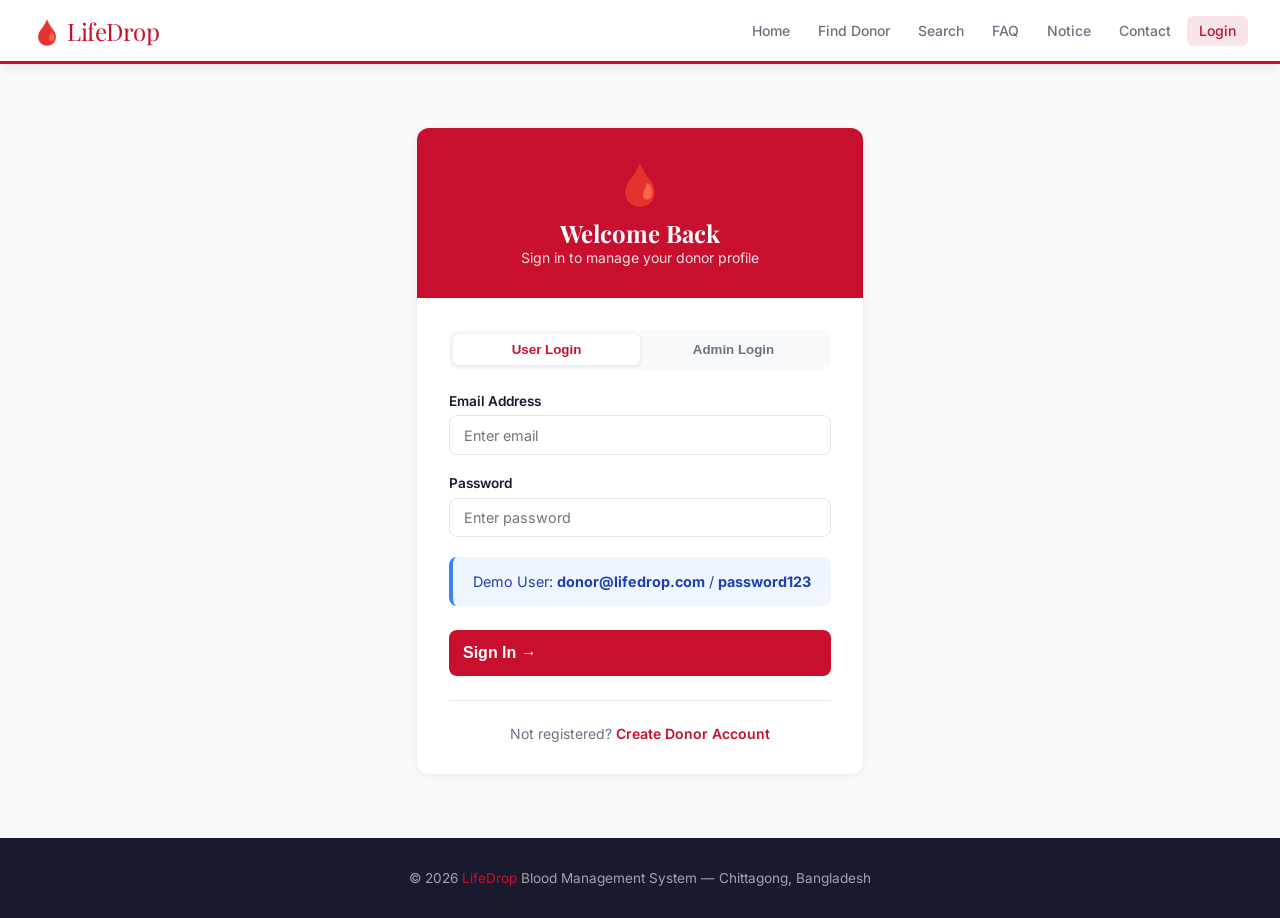
<file: manage-requests.html>
<!DOCTYPE html>
<html lang="en">
<head>
  <meta charset="UTF-8">
  <meta name="viewport" content="width=device-width, initial-scale=1.0">
  <title>LifeDrop - Blood Requests</title>
  <link rel="stylesheet" href="css/style.css">
</head>
<body>
  <div id="nav"></div>
  <div class="admin-layout">
    <nav class="sidebar">
      <div class="sidebar-title">Admin Panel</div>
      <a href="dashboard.html">📊 Dashboard</a>
      <a href="manage.html">👥 Manage Donors</a>
      <a href="manage-requests.html" class="active">🩸 Blood Requests</a>
      <a href="notice.html">📢 Notices</a>
      <div class="sidebar-title">Account</div>
      <a href="#" onclick="logout()">🚪 Logout</a>
    </nav>
    <div class="admin-content fade-in">
      <h2 style="font-family:'Playfair Display',serif;font-size:1.75rem;margin-bottom:0.5rem;">Emergency Blood Requests</h2>
      <p style="color:var(--gray);margin-bottom:1.5rem;">Review and manage incoming blood requests.</p>
      <div id="msgBanner" style="display:none;" class="alert alert-success"></div>
      <div class="table-wrap" id="reqTable"></div>
    </div>
  </div>
  <div id="foot"></div>

  <script src="js/data.js"></script>
  <script>
    document.getElementById('nav').innerHTML = navHTML('dashboard');
    document.getElementById('foot').innerHTML = footerHTML();
    const sess = JSON.parse(localStorage.getItem('lifeDropUser') || 'null');
    if (!sess || sess.role !== 'admin') window.location.href = 'login.html';

    let reqs = [...bloodRequests];
    // Merge any locally saved requests
    const localReqs = JSON.parse(localStorage.getItem('bloodRequests') || '[]');
    reqs = [...reqs, ...localReqs];

    function renderReqs() {
      document.getElementById('reqTable').innerHTML = `
        <table>
          <thead><tr><th>#</th><th>Patient</th><th>Blood</th><th>Hospital</th><th>Units</th><th>Phone</th><th>Status</th><th>Date</th><th>Actions</th></tr></thead>
          <tbody>${reqs.map((r,i) => `<tr>
            <td>${i+1}</td>
            <td><strong>${r.patient}</strong></td>
            <td><span class="badge badge-red">${r.blood}</span></td>
            <td style="font-size:0.8rem;">${r.hospital}</td>
            <td>${r.units}</td>
            <td style="font-size:0.8rem;">${r.phone}</td>
            <td><span class="badge ${r.status==='pending'?'badge-wait':'badge-available'}">${r.status}</span></td>
            <td style="font-size:0.75rem;color:var(--gray);">${formatDate(r.date||r.created_at)}</td>
            <td style="display:flex;gap:0.35rem;flex-wrap:wrap;">
              ${r.status==='pending' ? `<button class="btn btn-success btn-sm" onclick="markDone(${i})">✓ Done</button>` : ''}
              <button class="btn btn-danger btn-sm" onclick="deleteReq(${i})">Delete</button>
            </td>
          </tr>`).join('')}
          </tbody>
        </table>`;
    }

    function showMsg(msg) {
      const b = document.getElementById('msgBanner');
      b.textContent = msg; b.style.display = 'block';
      setTimeout(() => b.style.display = 'none', 3000);
    }

    function markDone(i) { reqs[i].status = 'completed'; renderReqs(); showMsg('✅ Request marked as completed.'); }
    function deleteReq(i) {
      if (!confirm('Delete this request?')) return;
      reqs.splice(i, 1); renderReqs(); showMsg('🗑️ Request deleted.');
    }

    renderReqs();
  </script>
</body>
</html>
</file>
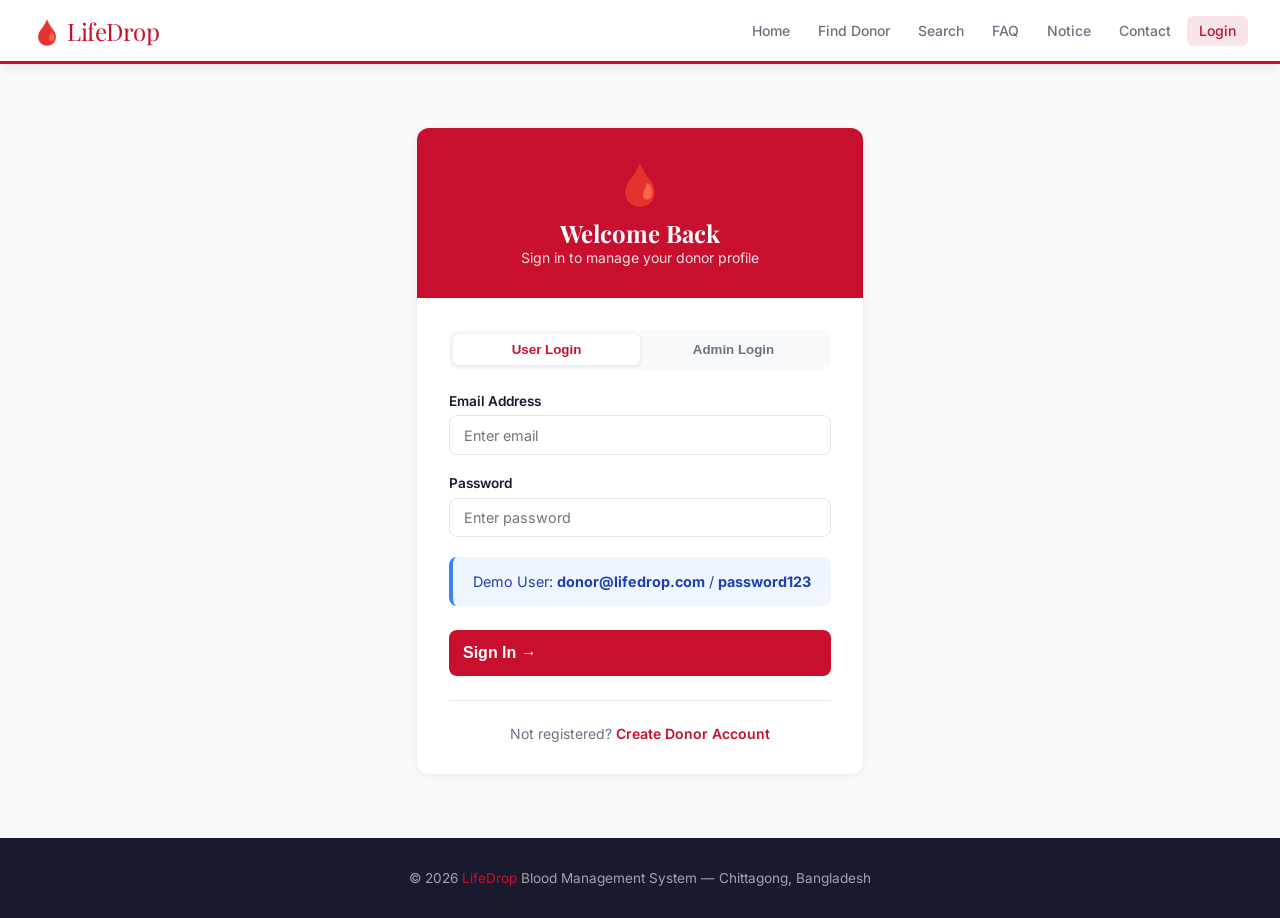
<file: manage.html>
<!DOCTYPE html>
<html lang="en">
<head>
  <meta charset="UTF-8">
  <meta name="viewport" content="width=device-width, initial-scale=1.0">
  <title>LifeDrop - Manage Donors</title>
  <link rel="stylesheet" href="css/style.css">
</head>
<body>
  <div id="nav"></div>
  <div class="admin-layout">
    <nav class="sidebar">
      <div class="sidebar-title">Admin Panel</div>
      <a href="dashboard.html">📊 Dashboard</a>
      <a href="manage.html" class="active">👥 Manage Donors</a>
      <a href="manage-requests.html">🩸 Blood Requests</a>
      <a href="notice.html">📢 Notices</a>
      <div class="sidebar-title">Account</div>
      <a href="#" onclick="logout()">🚪 Logout</a>
    </nav>
    <div class="admin-content fade-in">
      <div style="display:flex;justify-content:space-between;align-items:center;margin-bottom:1.5rem;flex-wrap:wrap;gap:1rem;">
        <div>
          <h2 style="font-family:'Playfair Display',serif;font-size:1.75rem;">Donor Management</h2>
          <p style="color:var(--gray);font-size:0.875rem;">Add, edit, or remove donors from the system.</p>
        </div>
        <button class="btn btn-success" onclick="openAdd()">+ Add Donor</button>
      </div>

      <div id="msgBanner" style="display:none;" class="alert alert-success"></div>

      <div class="card">
        <div style="padding:1rem 1.5rem;border-bottom:1px solid var(--border);">
          <input class="form-control" id="searchInput" style="max-width:300px;" placeholder="🔍 Search donors…" oninput="renderTable()">
        </div>
        <div class="table-wrap" id="donorTable"></div>
      </div>
    </div>
  </div>

  <!-- Add Modal -->
  <div class="modal-overlay" id="addModal">
    <div class="modal-box" style="max-width:540px;">
      <button class="modal-close" onclick="closeModals()">✕</button>
      <div class="modal-title">➕ Add New Donor</div>
      <div class="grid-2" style="gap:1rem;">
        <div class="form-group"><label class="form-label">Full Name *</label><input class="form-control" id="addName" placeholder="Full name"></div>
        <div class="form-group"><label class="form-label">Phone *</label><input class="form-control" id="addPhone" placeholder="+880…"></div>
        <div class="form-group">
          <label class="form-label">Blood Group *</label>
          <select class="form-select" id="addBG"><option value="">Select</option><option>A+</option><option>A-</option><option>B+</option><option>B-</option><option>AB+</option><option>AB-</option><option>O+</option><option>O-</option></select>
        </div>
        <div class="form-group"><label class="form-label">Location *</label><input class="form-control" id="addLoc" placeholder="City"></div>
        <div class="form-group"><label class="form-label">Age</label><input class="form-control" id="addAge" type="number" min="18" max="65"></div>
        <div class="form-group"><label class="form-label">Weight (kg)</label><input class="form-control" id="addWeight" type="number" min="45"></div>
      </div>
      <button class="btn btn-success" style="width:100%;margin-top:0.5rem;" onclick="addDonor()">Save Donor</button>
    </div>
  </div>

  <!-- Edit Modal -->
  <div class="modal-overlay" id="editModal">
    <div class="modal-box">
      <button class="modal-close" onclick="closeModals()">✕</button>
      <div class="modal-title">✏️ Edit Donor</div>
      <input type="hidden" id="editId">
      <div class="form-group"><label class="form-label">Full Name</label><input class="form-control" id="editName"></div>
      <div class="form-group"><label class="form-label">Phone</label><input class="form-control" id="editPhone"></div>
      <div class="form-group">
        <label class="form-label">Blood Group</label>
        <select class="form-select" id="editBG"><option>A+</option><option>A-</option><option>B+</option><option>B-</option><option>AB+</option><option>AB-</option><option>O+</option><option>O-</option></select>
      </div>
      <div class="form-group"><label class="form-label">Location</label><input class="form-control" id="editLoc"></div>
      <button class="btn btn-primary" style="width:100%;" onclick="saveEdit()">Update Donor</button>
    </div>
  </div>

  <div id="foot"></div>
  <script src="js/data.js"></script>
  <script>
    document.getElementById('nav').innerHTML = navHTML('dashboard');
    document.getElementById('foot').innerHTML = footerHTML();

    const sess = JSON.parse(localStorage.getItem('lifeDropUser') || 'null');
    if (!sess || sess.role !== 'admin') window.location.href = 'login.html';

    // Work with a mutable copy
    let donorList = [...donors];

    function renderTable() {
      const q = document.getElementById('searchInput').value.toLowerCase();
      const filtered = donorList.filter(d => !q || d.name.toLowerCase().includes(q) || d.location.toLowerCase().includes(q) || d.blood.includes(q.toUpperCase()));
      document.getElementById('donorTable').innerHTML = `
        <table>
          <thead><tr><th>#</th><th>Name</th><th>Blood</th><th>Phone</th><th>Location</th><th>Actions</th></tr></thead>
          <tbody>${filtered.map((d,i) => `<tr>
            <td>${i+1}</td>
            <td><strong>${d.name}</strong></td>
            <td><span class="badge badge-red">${d.blood}</span></td>
            <td>${d.phone}</td>
            <td>${d.location}</td>
            <td style="display:flex;gap:0.4rem;">
              <button class="btn btn-primary btn-sm" onclick="openEdit(${d.id})">Edit</button>
              <button class="btn btn-danger btn-sm" onclick="deleteDonor(${d.id})">Delete</button>
            </td>
          </tr>`).join('')}
          ${filtered.length === 0 ? '<tr><td colspan="6" style="text-align:center;padding:2rem;color:var(--gray);">No donors found.</td></tr>' : ''}
          </tbody>
        </table>`;
    }

    function showMsg(msg) {
      const b = document.getElementById('msgBanner');
      b.textContent = msg; b.style.display = 'block';
      setTimeout(() => b.style.display = 'none', 3000);
    }

    function openAdd() { closeModals(); document.getElementById('addModal').classList.add('active'); }
    function openEdit(id) {
      const d = donorList.find(x => x.id === id);
      document.getElementById('editId').value = id;
      document.getElementById('editName').value = d.name;
      document.getElementById('editPhone').value = d.phone;
      document.getElementById('editBG').value = d.blood;
      document.getElementById('editLoc').value = d.location;
      closeModals();
      document.getElementById('editModal').classList.add('active');
    }
    function closeModals() {
      document.querySelectorAll('.modal-overlay').forEach(m => m.classList.remove('active'));
    }

    function addDonor() {
      const name = document.getElementById('addName').value.trim();
      const phone = document.getElementById('addPhone').value.trim();
      const blood = document.getElementById('addBG').value;
      const location = document.getElementById('addLoc').value.trim();
      if (!name || !phone || !blood || !location) { alert('Please fill required fields.'); return; }
      const newD = { id: Date.now(), name, phone, blood, location, age: parseInt(document.getElementById('addAge').value)||25, weight: parseFloat(document.getElementById('addWeight').value)||65, smoker: false, disease: 'None', lastDonation: null };
      donorList.unshift(newD);
      closeModals();
      renderTable();
      showMsg(`✅ Donor "${name}" added successfully!`);
    }

    function saveEdit() {
      const id = parseInt(document.getElementById('editId').value);
      const d = donorList.find(x => x.id === id);
      d.name = document.getElementById('editName').value;
      d.phone = document.getElementById('editPhone').value;
      d.blood = document.getElementById('editBG').value;
      d.location = document.getElementById('editLoc').value;
      closeModals();
      renderTable();
      showMsg('✅ Donor updated successfully!');
    }

    function deleteDonor(id) {
      if (!confirm('Are you sure you want to delete this donor?')) return;
      donorList = donorList.filter(d => d.id !== id);
      renderTable();
      showMsg('🗑️ Donor deleted successfully!');
    }

    renderTable();
  </script>
</body>
</html>
</file>
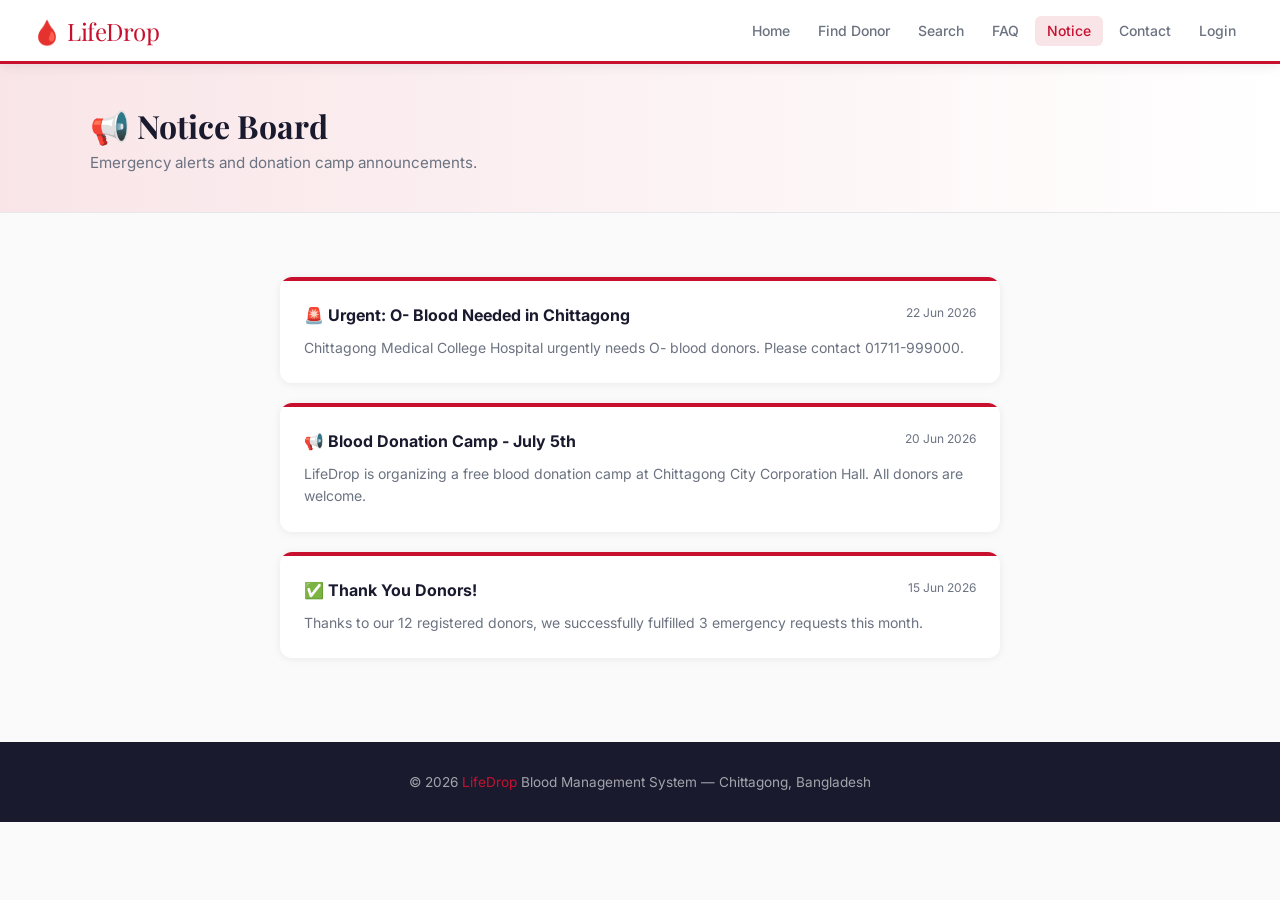
<file: notice.html>
<!DOCTYPE html>
<html lang="en">
<head>
  <meta charset="UTF-8">
  <meta name="viewport" content="width=device-width, initial-scale=1.0">
  <title>LifeDrop - Notice Board</title>
  <link rel="stylesheet" href="css/style.css">
</head>
<body>
  <div id="nav"></div>
  <div class="page-header">
    <div class="container"><h2>📢 Notice Board</h2><p>Emergency alerts and donation camp announcements.</p></div>
  </div>
  <section class="section">
    <div class="container" style="max-width:720px;">
      <div id="noticeList"></div>
    </div>
  </section>
  <div id="foot"></div>
  <script src="js/data.js"></script>
  <script>
    document.getElementById('nav').innerHTML = navHTML('notice');
    document.getElementById('foot').innerHTML = footerHTML();
    document.getElementById('noticeList').innerHTML = notices.map(n => `
      <div class="card fade-in" style="margin-bottom:1.25rem;">
        <div style="background:var(--red);height:4px;"></div>
        <div class="card-body">
          <div style="display:flex;justify-content:space-between;align-items:flex-start;gap:1rem;flex-wrap:wrap;">
            <h4 style="font-weight:700;font-size:1rem;">${n.title}</h4>
            <span style="font-size:0.75rem;color:var(--gray);white-space:nowrap;">${formatDate(n.date)}</span>
          </div>
          <p style="color:var(--gray);font-size:0.875rem;margin-top:0.75rem;line-height:1.6;">${n.body}</p>
        </div>
      </div>`).join('');
  </script>
</body>
</html>
</file>
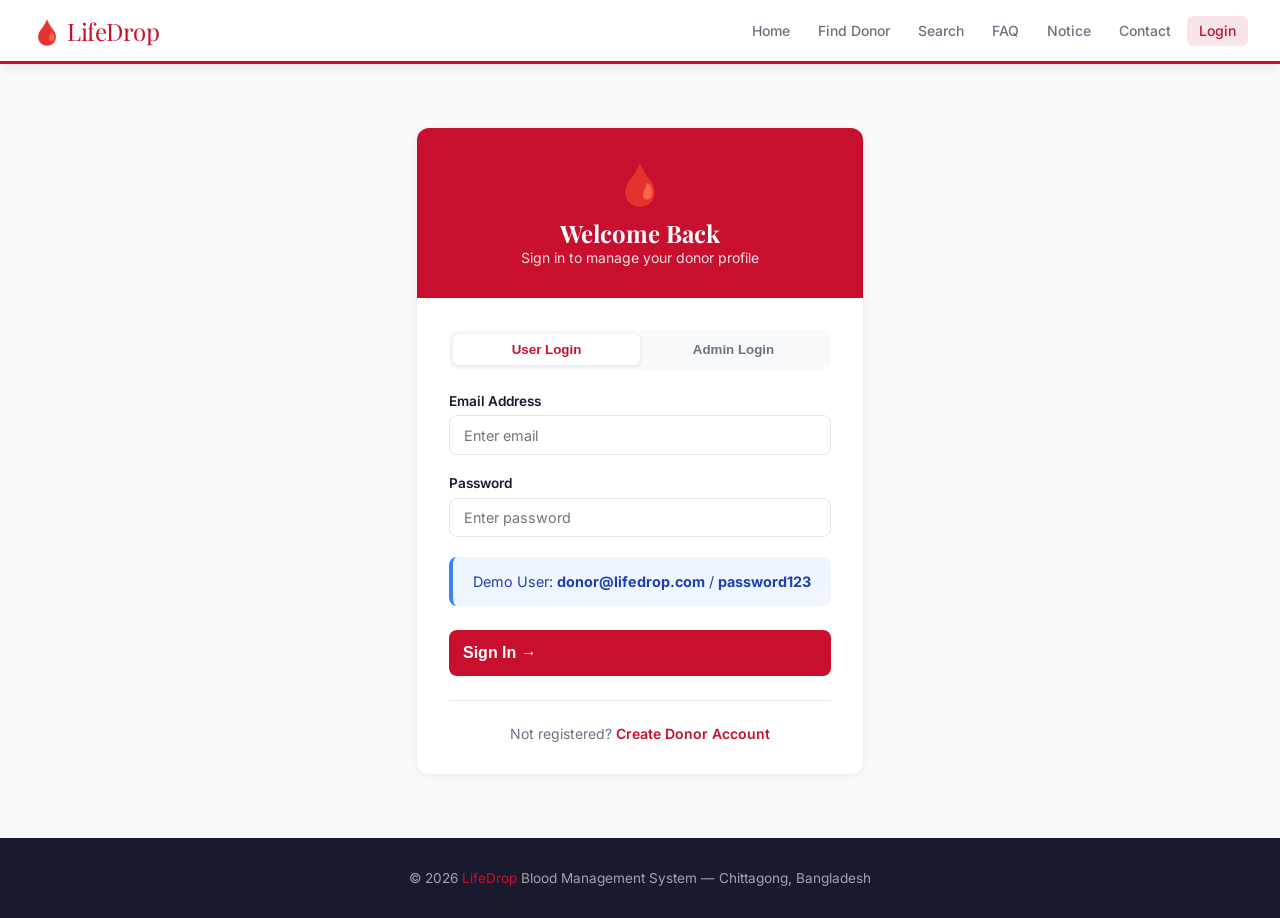
<file: profile.html>
<!DOCTYPE html>
<html lang="en">
<head>
  <meta charset="UTF-8">
  <meta name="viewport" content="width=device-width, initial-scale=1.0">
  <title>LifeDrop - My Profile</title>
  <link rel="stylesheet" href="css/style.css">
</head>
<body>
  <div id="nav"></div>
  <div id="content"></div>
  <div id="foot"></div>
  <div class="modal-overlay" id="editModal">
    <div class="modal-box">
      <button class="modal-close" onclick="closeModal()">✕</button>
      <div class="modal-title">Edit Profile</div>
      <div class="form-group"><label class="form-label">Full Name</label><input class="form-control" id="editName"></div>
      <div class="form-group"><label class="form-label">Phone</label><input class="form-control" id="editPhone"></div>
      <div class="form-group"><label class="form-label">Location</label><input class="form-control" id="editLocation"></div>
      <div class="form-group"><label class="form-label">Last Donation Date</label><input class="form-control" id="editDonation" type="date"></div>
      <button class="btn btn-primary" style="width:100%;" onclick="saveProfile()">Save Changes</button>
    </div>
  </div>

  <script src="js/data.js"></script>
  <script>
    document.getElementById('nav').innerHTML = navHTML('profile');
    document.getElementById('foot').innerHTML = footerHTML();

    const sess = JSON.parse(localStorage.getItem('lifeDropUser') || 'null');
    if (!sess || sess.role !== 'user') { window.location.href = 'login.html'; }

    const donor = donors.find(d => d.id === 1) || donors[0];
    const e = eligibility(donor.lastDonation);

    function render() {
      const initials = donor.name.split(' ').map(w => w[0]).join('').toUpperCase().slice(0,2);
      document.getElementById('content').innerHTML = `
        <div class="page-header">
          <div class="container"><h2>My Donor Profile</h2><p>Manage your information and track donation history.</p></div>
        </div>
        <section class="section">
          <div class="container fade-in">
            <div id="successBanner" style="display:none;" class="alert alert-success">Profile updated successfully!</div>
            <div class="grid-2" style="gap:2rem;align-items:start;">
              <div>
                <div class="card" style="text-align:center;padding:2rem;margin-bottom:1.5rem;">
                  <div class="profile-avatar">${initials}</div>
                  <h3 style="font-weight:700;">${donor.name}</h3>
                  <p style="color:var(--gray);font-size:0.875rem;margin:0.25rem 0 1rem;"><span class="badge badge-red">${donor.blood} Donor</span></p>
                  <button class="btn btn-outline-red btn-sm" style="width:100%;" onclick="openModal()">✏️ Edit Profile</button>
                </div>
                <div class="alert ${e.eligible ? 'alert-success' : 'alert-warning'}">
                  <strong>${e.eligible ? '✅ Eligible to Donate!' : '⏳ Currently Waiting'}</strong><br>
                  <span style="font-size:0.875rem;">${e.msg}</span>
                </div>
              </div>
              <div class="card">
                <div style="padding:1.25rem 1.5rem;border-bottom:1px solid var(--border);">
                  <h4 style="font-weight:700;">Personal Information</h4>
                </div>
                <div class="card-body">
                  ${[['Full Name', donor.name], ['Email', sess.email], ['Phone', donor.phone], ['Location', donor.location], ['Blood Group', donor.blood], ['Age', donor.age + ' years'], ['Weight', donor.weight + ' kg'], ['Smoker', donor.smoker ? 'Yes' : 'No'], ['Last Donation', formatDate(donor.lastDonation)]].map(([label, val]) => `
                    <div style="display:flex;justify-content:space-between;padding:0.75rem 0;border-bottom:1px solid var(--border);font-size:0.875rem;">
                      <span style="color:var(--gray);">${label}</span>
                      <span style="font-weight:600;">${val}</span>
                    </div>`).join('')}
                </div>
              </div>
            </div>
          </div>
        </section>`;
      // Populate edit modal
      document.getElementById('editName').value = donor.name;
      document.getElementById('editPhone').value = donor.phone;
      document.getElementById('editLocation').value = donor.location;
      document.getElementById('editDonation').value = donor.lastDonation || '';
    }

    function openModal() { document.getElementById('editModal').classList.add('active'); }
    function closeModal() { document.getElementById('editModal').classList.remove('active'); }

    function saveProfile() {
      donor.name = document.getElementById('editName').value;
      donor.phone = document.getElementById('editPhone').value;
      donor.location = document.getElementById('editLocation').value;
      donor.lastDonation = document.getElementById('editDonation').value || null;
      closeModal();
      render();
      document.getElementById('successBanner').style.display = 'block';
      setTimeout(() => document.getElementById('successBanner').style.display = 'none', 3000);
    }

    render();
  </script>
</body>
</html>
</file>
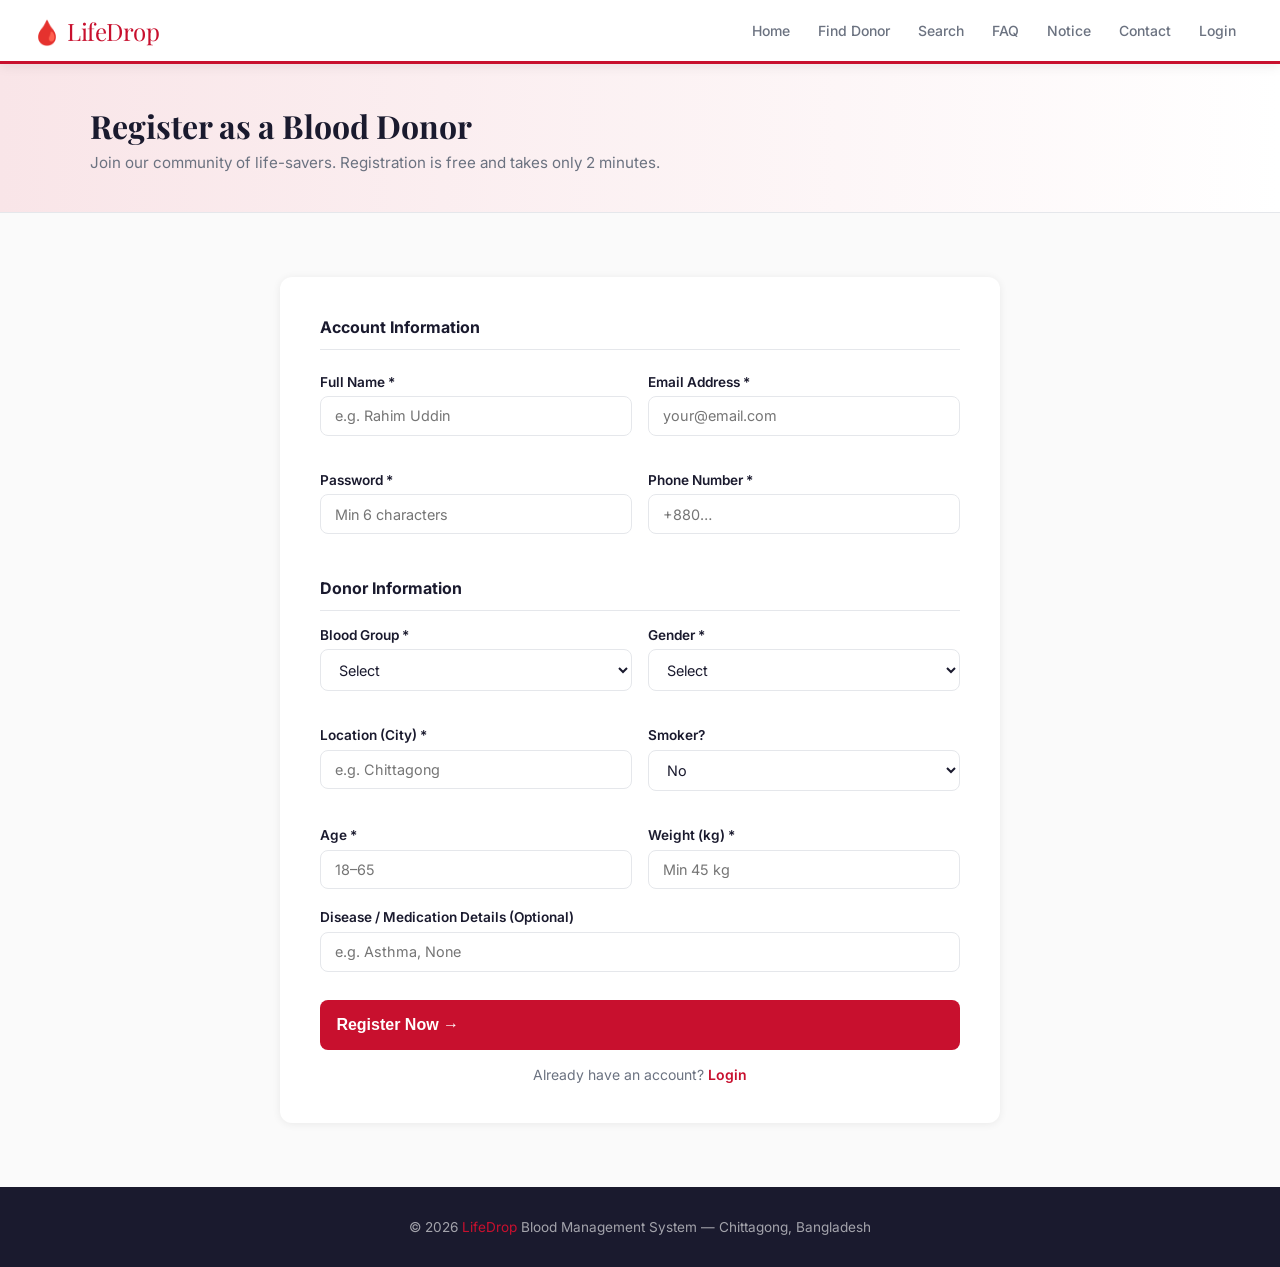
<file: register.html>
<!DOCTYPE html>
<html lang="en">
<head>
  <meta charset="UTF-8">
  <meta name="viewport" content="width=device-width, initial-scale=1.0">
  <title>LifeDrop - Register as Donor</title>
  <link rel="stylesheet" href="css/style.css">
</head>
<body>
  <div id="nav"></div>

  <div class="page-header">
    <div class="container">
      <h2>Register as a Blood Donor</h2>
      <p>Join our community of life-savers. Registration is free and takes only 2 minutes.</p>
    </div>
  </div>

  <section class="section">
    <div class="container" style="max-width:720px;">
      <div class="card fade-in">
        <div class="card-body" style="padding:2.5rem;">
          <div id="successMsg" style="display:none;" class="alert alert-success"></div>
          <div id="errMsg" style="display:none;" class="alert alert-danger"></div>

          <h4 style="font-weight:700;margin-bottom:1.5rem;padding-bottom:0.75rem;border-bottom:1px solid var(--border);">Account Information</h4>
          <div class="grid-2" style="gap:1rem;">
            <div class="form-group"><label class="form-label">Full Name *</label><input class="form-control" id="name" placeholder="e.g. Rahim Uddin"></div>
            <div class="form-group"><label class="form-label">Email Address *</label><input class="form-control" id="email" type="email" placeholder="your@email.com"></div>
            <div class="form-group"><label class="form-label">Password *</label><input class="form-control" id="password" type="password" placeholder="Min 6 characters"></div>
            <div class="form-group"><label class="form-label">Phone Number *</label><input class="form-control" id="phone" placeholder="+880…"></div>
          </div>

          <h4 style="font-weight:700;margin:1.5rem 0 1rem;padding-bottom:0.75rem;border-bottom:1px solid var(--border);">Donor Information</h4>
          <div class="grid-2" style="gap:1rem;">
            <div class="form-group">
              <label class="form-label">Blood Group *</label>
              <select class="form-select" id="blood">
                <option value="">Select</option>
                <option>A+</option><option>A-</option><option>B+</option><option>B-</option>
                <option>AB+</option><option>AB-</option><option>O+</option><option>O-</option>
              </select>
            </div>
            <div class="form-group">
              <label class="form-label">Gender *</label>
              <select class="form-select" id="gender">
                <option value="">Select</option>
                <option>Male</option><option>Female</option><option>Other</option>
              </select>
            </div>
            <div class="form-group"><label class="form-label">Location (City) *</label><input class="form-control" id="location" placeholder="e.g. Chittagong"></div>
            <div class="form-group">
              <label class="form-label">Smoker?</label>
              <select class="form-select" id="smoker"><option value="No">No</option><option value="Yes">Yes</option></select>
            </div>
            <div class="form-group"><label class="form-label">Age *</label><input class="form-control" id="age" type="number" min="18" max="65" placeholder="18–65"></div>
            <div class="form-group"><label class="form-label">Weight (kg) *</label><input class="form-control" id="weight" type="number" min="45" placeholder="Min 45 kg"></div>
          </div>
          <div class="form-group"><label class="form-label">Disease / Medication Details (Optional)</label><input class="form-control" id="disease" placeholder="e.g. Asthma, None"></div>

          <button class="btn btn-primary" style="width:100%;padding:0.9rem;font-size:1rem;margin-top:0.5rem;" onclick="doRegister()">Register Now →</button>
          <p style="text-align:center;margin-top:1rem;font-size:0.875rem;color:var(--gray);">Already have an account? <a href="login.html" style="color:var(--red);font-weight:600;text-decoration:none;">Login</a></p>
        </div>
      </div>
    </div>
  </section>

  <div id="foot"></div>
  <script src="js/data.js"></script>
  <script>
    document.getElementById('nav').innerHTML = navHTML('register');
    document.getElementById('foot').innerHTML = footerHTML();

    function doRegister() {
      const name = document.getElementById('name').value.trim();
      const email = document.getElementById('email').value.trim();
      const pass = document.getElementById('password').value;
      const phone = document.getElementById('phone').value.trim();
      const blood = document.getElementById('blood').value;
      const location = document.getElementById('location').value.trim();
      const age = document.getElementById('age').value;
      const weight = document.getElementById('weight').value;

      if (!name || !email || !pass || !phone || !blood || !location || !age || !weight) {
        showErr('Please fill in all required fields.');
        return;
      }
      if (pass.length < 6) { showErr('Password must be at least 6 characters.'); return; }
      if (parseInt(age) < 18 || parseInt(age) > 65) { showErr('Age must be between 18 and 65.'); return; }
      if (parseInt(weight) < 45) { showErr('Minimum weight requirement is 45 kg.'); return; }

      // Save to localStorage
      const newDonor = {
        id: donors.length + Date.now(),
        name, blood, location, phone, age: parseInt(age), weight: parseFloat(weight),
        smoker: document.getElementById('smoker').value === 'Yes',
        disease: document.getElementById('disease').value.trim() || 'None',
        lastDonation: null
      };
      const saved = JSON.parse(localStorage.getItem('newDonors') || '[]');
      saved.push(newDonor);
      localStorage.setItem('newDonors', JSON.stringify(saved));
      localStorage.setItem('lifeDropUser', JSON.stringify({ role: 'user', name, email, donorId: newDonor.id }));

      document.getElementById('errMsg').style.display = 'none';
      const s = document.getElementById('successMsg');
      s.innerHTML = `✅ Registration successful! Welcome, <strong>${name}</strong>! <a href="login.html" style="color:inherit;font-weight:700;">Click here to Login →</a>`;
      s.style.display = 'block';
      s.scrollIntoView({ behavior: 'smooth' });
    }

    function showErr(msg) {
      const el = document.getElementById('errMsg');
      el.textContent = '⚠️ ' + msg;
      el.style.display = 'block';
      el.scrollIntoView({ behavior: 'smooth' });
    }
  </script>
</body>
</html>
</file>
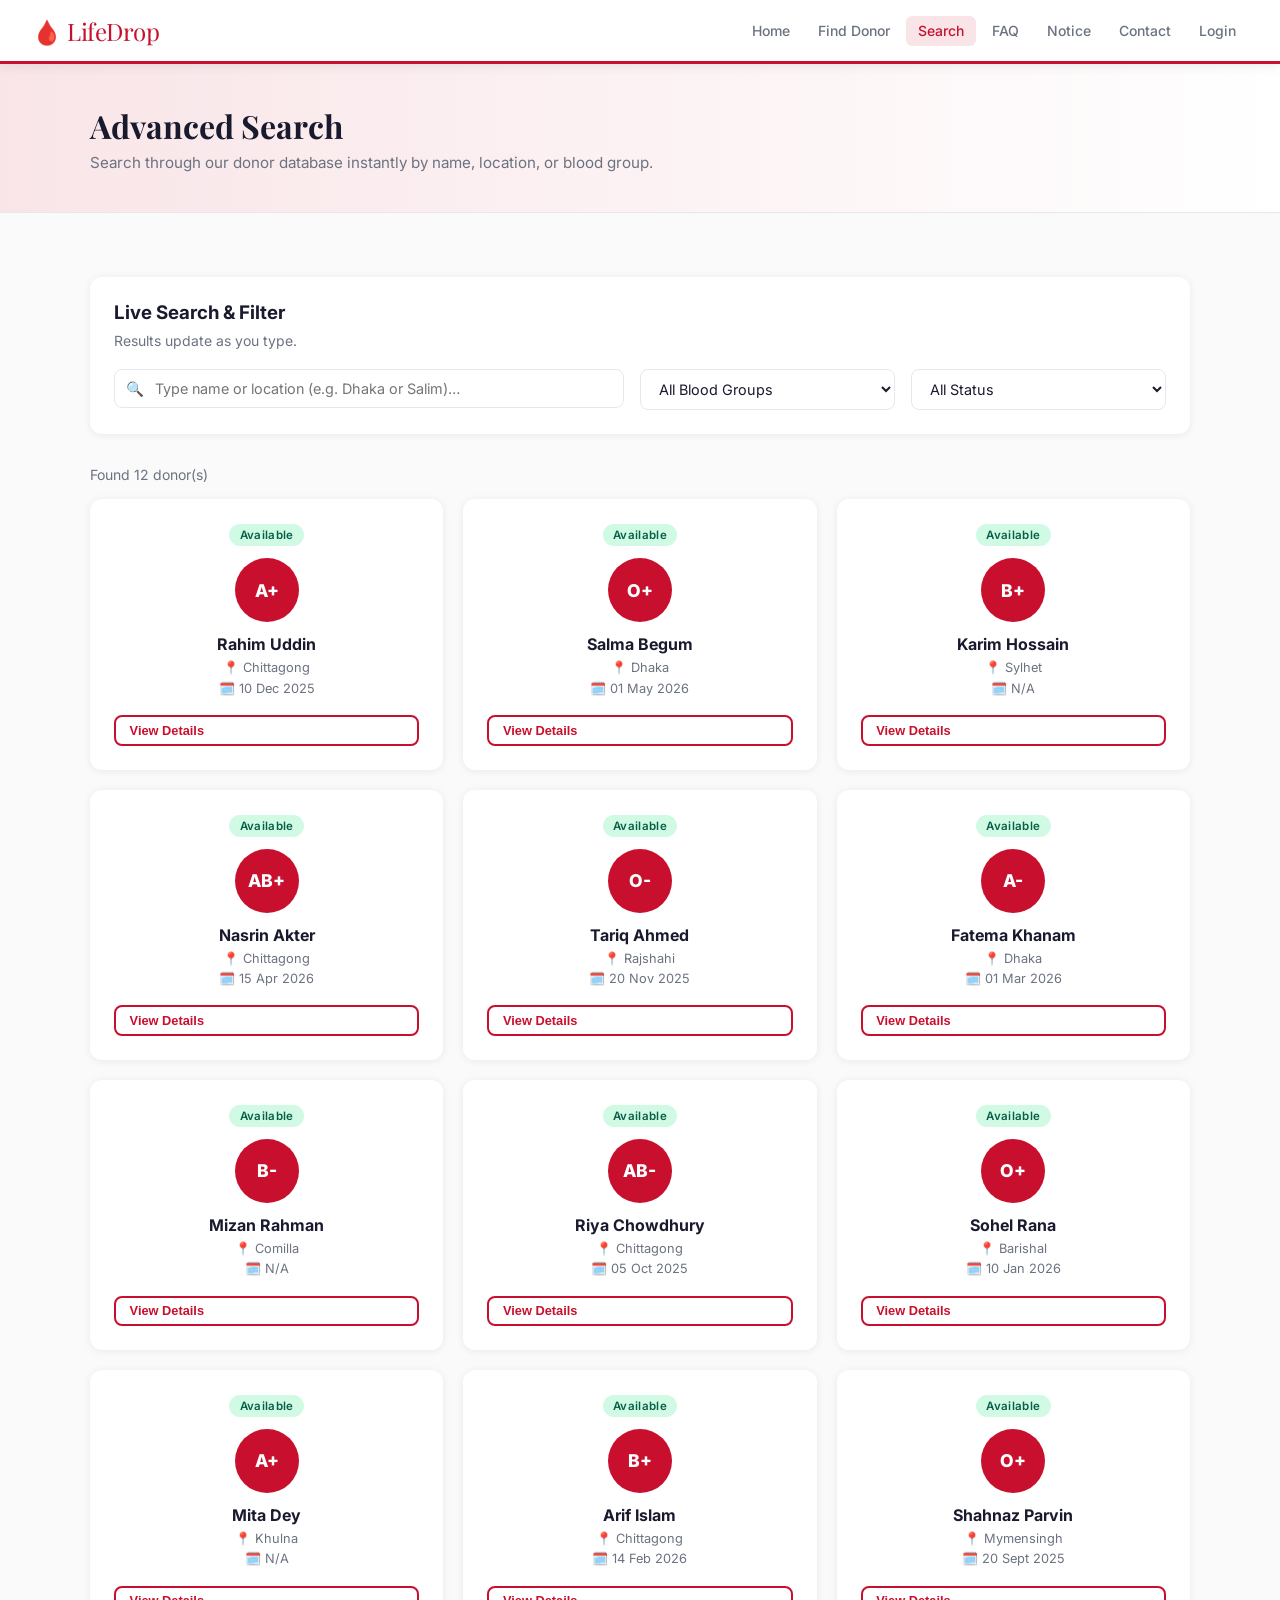
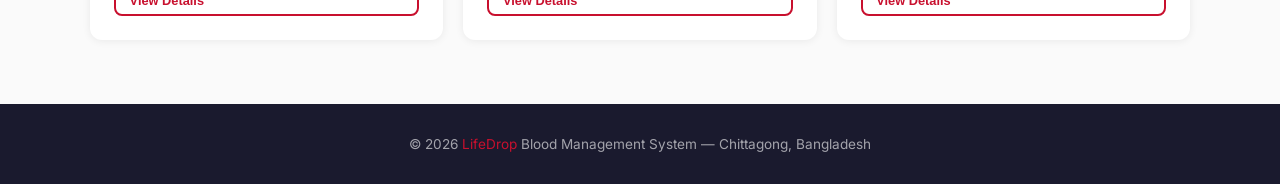
<file: search.html>
<!DOCTYPE html>
<html lang="en">
<head>
  <meta charset="UTF-8">
  <meta name="viewport" content="width=device-width, initial-scale=1.0">
  <title>LifeDrop - Search</title>
  <link rel="stylesheet" href="css/style.css">
</head>
<body>
  <div id="nav"></div>

  <div class="page-header">
    <div class="container">
      <h2>Advanced Search</h2>
      <p>Search through our donor database instantly by name, location, or blood group.</p>
    </div>
  </div>

  <section class="section">
    <div class="container fade-in">
      <div class="card" style="margin-bottom:2rem;">
        <div class="card-body">
          <h3 style="font-weight:700;margin-bottom:0.5rem;">Live Search & Filter</h3>
          <p style="color:var(--gray);font-size:0.875rem;margin-bottom:1.25rem;">Results update as you type.</p>
          <div style="display:flex;gap:1rem;flex-wrap:wrap;">
            <div class="search-bar" style="flex:2;min-width:200px;">
              <input class="form-control form-control-lg" id="searchInput" placeholder="Type name or location (e.g. Dhaka or Salim)…" oninput="renderSearch()">
            </div>
            <div style="flex:1;min-width:160px;">
              <select class="form-select" id="bgFilter" onchange="renderSearch()" style="height:100%;">
                <option value="">All Blood Groups</option>
                <option>A+</option><option>A-</option><option>B+</option><option>B-</option>
                <option>AB+</option><option>AB-</option><option>O+</option><option>O-</option>
              </select>
            </div>
            <div style="flex:1;min-width:160px;">
              <select class="form-select" id="statusFilter" onchange="renderSearch()" style="height:100%;">
                <option value="">All Status</option>
                <option value="available">Available Only</option>
                <option value="wait">On Wait</option>
              </select>
            </div>
          </div>
        </div>
      </div>

      <p id="resultCount" style="color:var(--gray);font-size:0.875rem;margin-bottom:1rem;"></p>
      <div class="grid-3" id="searchResults"></div>
      <div id="noResults" style="display:none;text-align:center;padding:4rem;color:var(--gray);">
        <div style="font-size:3rem;margin-bottom:1rem;">🔍</div>
        <h3>No results found</h3>
        <p>Try adjusting your search terms.</p>
      </div>
    </div>
  </section>

  <div id="foot"></div>
  <script src="js/data.js"></script>
  <script>
    document.getElementById('nav').innerHTML = navHTML('search');
    document.getElementById('foot').innerHTML = footerHTML();

    function renderSearch() {
      const q = document.getElementById('searchInput').value.toLowerCase();
      const bg = document.getElementById('bgFilter').value;
      const status = document.getElementById('statusFilter').value;

      const filtered = donors.filter(d => {
        const e = eligibility(d.lastDonation);
        const matchSearch = !q || d.name.toLowerCase().includes(q) || d.location.toLowerCase().includes(q) || d.blood.toLowerCase().includes(q);
        const matchBG = !bg || d.blood === bg;
        const matchStatus = !status || (status === 'available' && e.eligible) || (status === 'wait' && !e.eligible);
        return matchSearch && matchBG && matchStatus;
      });

      document.getElementById('resultCount').textContent = `Found ${filtered.length} donor(s)`;
      document.getElementById('noResults').style.display = filtered.length ? 'none' : 'block';

      document.getElementById('searchResults').innerHTML = filtered.map(d => {
        const e = eligibility(d.lastDonation);
        return `<div class="card donor-card fade-in" onclick="window.location.href='donor-profile.html?id=${d.id}'">
          <div class="card-body" style="text-align:center;">
            <span class="badge ${e.eligible ? 'badge-available' : 'badge-wait'}" style="margin-bottom:0.75rem;">${e.eligible ? 'Available' : 'On Wait'}</span>
            <div class="blood-badge" style="width:64px;height:64px;font-size:1.1rem;margin:0 auto 0.75rem;">${d.blood}</div>
            <h4 style="font-size:1rem;margin-bottom:0.25rem;">${d.name}</h4>
            <div class="meta" style="margin-bottom:1rem;">📍 ${d.location}<br>🗓️ ${formatDate(d.lastDonation)}</div>
            <button class="btn btn-outline-red btn-sm" style="width:100%;">View Details</button>
          </div>
        </div>`;
      }).join('');
    }

    renderSearch();
  </script>
</body>
</html>
</file>
<file: css/style.css>
@import url('https://fonts.googleapis.com/css2?family=Inter:wght@400;500;600;700;800&family=Playfair+Display:wght@700&display=swap');

:root {
  --red: #C8102E;
  --red-dark: #9B0D22;
  --red-light: #F9E5E8;
  --charcoal: #1A1A2E;
  --gray: #6B7280;
  --light: #F8F9FA;
  --white: #FFFFFF;
  --success: #10B981;
  --warning: #F59E0B;
  --border: #E5E7EB;
}

* { margin: 0; padding: 0; box-sizing: border-box; }

body {
  font-family: 'Inter', sans-serif;
  background: #FAFAFA;
  color: var(--charcoal);
  min-height: 100vh;
  display: flex;
  flex-direction: column;
}

/* ── NAVBAR ── */
.navbar {
  background: var(--white);
  border-bottom: 3px solid var(--red);
  padding: 0 2rem;
  height: 64px;
  display: flex;
  align-items: center;
  justify-content: space-between;
  position: sticky;
  top: 0;
  z-index: 100;
  box-shadow: 0 2px 12px rgba(0,0,0,0.08);
}

.navbar-brand {
  font-family: 'Playfair Display', serif;
  font-size: 1.5rem;
  color: var(--red);
  text-decoration: none;
  display: flex;
  align-items: center;
  gap: 0.4rem;
  letter-spacing: -0.5px;
}

.nav-links { display: flex; gap: 0.25rem; list-style: none; align-items: center; }
.nav-links a {
  text-decoration: none;
  color: var(--gray);
  font-size: 0.875rem;
  font-weight: 500;
  padding: 0.4rem 0.75rem;
  border-radius: 6px;
  transition: all 0.2s;
}
.nav-links a:hover, .nav-links a.active { color: var(--red); background: var(--red-light); }
.nav-links .btn-nav {
  background: var(--red);
  color: white !important;
  padding: 0.4rem 1rem;
  border-radius: 20px;
}
.nav-links .btn-nav:hover { background: var(--red-dark) !important; }

.hamburger { display: none; background: none; border: none; cursor: pointer; font-size: 1.5rem; color: var(--red); }

/* ── HERO ── */
.hero {
  background: linear-gradient(135deg, var(--charcoal) 0%, #2D1B2E 50%, #3D0A1A 100%);
  color: white;
  padding: 5rem 2rem;
  text-align: center;
  position: relative;
  overflow: hidden;
}
.hero::before {
  content: '';
  position: absolute;
  top: -50%;
  left: -50%;
  width: 200%;
  height: 200%;
  background: radial-gradient(circle at 30% 70%, rgba(200,16,46,0.15) 0%, transparent 50%),
              radial-gradient(circle at 70% 30%, rgba(200,16,46,0.1) 0%, transparent 50%);
}
.hero-content { position: relative; z-index: 1; max-width: 700px; margin: 0 auto; }
.hero h1 {
  font-family: 'Playfair Display', serif;
  font-size: clamp(2.5rem, 6vw, 4rem);
  line-height: 1.1;
  margin-bottom: 1.25rem;
}
.hero h1 span { color: var(--red); }
.hero p { font-size: 1.125rem; color: rgba(255,255,255,0.75); margin-bottom: 2rem; line-height: 1.7; }
.hero-btns { display: flex; gap: 1rem; justify-content: center; flex-wrap: wrap; }

/* ── BUTTONS ── */
.btn {
  display: inline-flex;
  align-items: center;
  gap: 0.4rem;
  padding: 0.65rem 1.5rem;
  border-radius: 8px;
  font-weight: 600;
  font-size: 0.9rem;
  cursor: pointer;
  border: 2px solid transparent;
  transition: all 0.2s;
  text-decoration: none;
}
.btn-primary { background: var(--red); color: white; }
.btn-primary:hover { background: var(--red-dark); transform: translateY(-1px); box-shadow: 0 4px 12px rgba(200,16,46,0.3); }
.btn-outline { background: transparent; border-color: white; color: white; }
.btn-outline:hover { background: white; color: var(--red); }
.btn-outline-red { background: transparent; border-color: var(--red); color: var(--red); }
.btn-outline-red:hover { background: var(--red); color: white; }
.btn-sm { padding: 0.35rem 0.85rem; font-size: 0.8rem; }
.btn-success { background: var(--success); color: white; border-color: var(--success); }
.btn-warning { background: var(--warning); color: white; border-color: var(--warning); }
.btn-danger { background: #EF4444; color: white; border-color: #EF4444; }

/* ── CARDS ── */
.card {
  background: white;
  border-radius: 12px;
  box-shadow: 0 1px 8px rgba(0,0,0,0.07);
  overflow: hidden;
  transition: transform 0.2s, box-shadow 0.2s;
}
.card:hover { transform: translateY(-3px); box-shadow: 0 8px 24px rgba(0,0,0,0.12); }
.card-body { padding: 1.5rem; }

/* ── DONOR CARD ── */
.donor-card { cursor: pointer; }
.donor-card .blood-badge {
  width: 56px; height: 56px;
  background: var(--red);
  color: white;
  border-radius: 50%;
  display: flex;
  align-items: center;
  justify-content: center;
  font-weight: 800;
  font-size: 0.95rem;
  flex-shrink: 0;
}
.donor-card h4 { font-size: 1rem; font-weight: 700; margin-bottom: 0.25rem; }
.donor-card .meta { font-size: 0.8rem; color: var(--gray); line-height: 1.6; }

/* ── BADGE ── */
.badge {
  display: inline-block;
  padding: 0.25rem 0.65rem;
  border-radius: 20px;
  font-size: 0.72rem;
  font-weight: 600;
  letter-spacing: 0.3px;
}
.badge-available { background: #D1FAE5; color: #065F46; }
.badge-wait { background: #FEF3C7; color: #92400E; }
.badge-red { background: var(--red-light); color: var(--red); }
.badge-blue { background: #EFF6FF; color: #1D4ED8; }

/* ── SECTION ── */
.section { padding: 4rem 2rem; }
.section-title { font-family: 'Playfair Display', serif; font-size: 2rem; color: var(--charcoal); margin-bottom: 0.5rem; }
.section-sub { color: var(--gray); margin-bottom: 2.5rem; font-size: 0.95rem; }

.container { max-width: 1100px; margin: 0 auto; }
.grid-3 { display: grid; grid-template-columns: repeat(auto-fill, minmax(280px, 1fr)); gap: 1.25rem; }
.grid-2 { display: grid; grid-template-columns: 1fr 1fr; gap: 1.5rem; }

/* ── FORM ── */
.form-group { margin-bottom: 1.25rem; }
.form-label { display: block; font-size: 0.85rem; font-weight: 600; margin-bottom: 0.4rem; color: var(--charcoal); }
.form-control, .form-select {
  width: 100%;
  padding: 0.65rem 0.9rem;
  border: 1.5px solid var(--border);
  border-radius: 8px;
  font-size: 0.9rem;
  font-family: inherit;
  color: var(--charcoal);
  background: white;
  transition: border-color 0.2s;
  outline: none;
}
.form-control:focus, .form-select:focus { border-color: var(--red); box-shadow: 0 0 0 3px rgba(200,16,46,0.1); }

/* ── STAT CARD ── */
.stat-card { text-align: center; padding: 2rem 1.5rem; border-top: 4px solid var(--red); }
.stat-card .stat-num { font-family: 'Playfair Display', serif; font-size: 3rem; color: var(--red); font-weight: 700; }
.stat-card .stat-label { color: var(--gray); font-size: 0.85rem; margin-top: 0.25rem; }

/* ── TABLE ── */
.table-wrap { overflow-x: auto; border-radius: 12px; box-shadow: 0 1px 8px rgba(0,0,0,0.07); }
table { width: 100%; border-collapse: collapse; background: white; }
thead tr { background: var(--charcoal); color: white; }
th, td { padding: 0.85rem 1rem; text-align: left; font-size: 0.875rem; border-bottom: 1px solid var(--border); }
tbody tr:hover { background: var(--light); }
tbody tr:last-child td { border-bottom: none; }

/* ── ALERT ── */
.alert { padding: 1rem 1.25rem; border-radius: 8px; font-size: 0.9rem; margin-bottom: 1rem; }
.alert-success { background: #D1FAE5; color: #065F46; border-left: 4px solid var(--success); }
.alert-danger { background: #FEE2E2; color: #991B1B; border-left: 4px solid #EF4444; }
.alert-warning { background: #FEF3C7; color: #92400E; border-left: 4px solid var(--warning); }
.alert-info { background: #EFF6FF; color: #1E40AF; border-left: 4px solid #3B82F6; }

/* ── MODAL ── */
.modal-overlay {
  display: none;
  position: fixed; inset: 0;
  background: rgba(0,0,0,0.5);
  z-index: 1000;
  align-items: center;
  justify-content: center;
  padding: 1rem;
}
.modal-overlay.active { display: flex; }
.modal-box {
  background: white;
  border-radius: 16px;
  width: 100%;
  max-width: 480px;
  max-height: 90vh;
  overflow-y: auto;
  padding: 2rem;
  position: relative;
  animation: modalIn 0.25s ease;
}
@keyframes modalIn { from { transform: scale(0.95); opacity: 0; } to { transform: scale(1); opacity: 1; } }
.modal-close {
  position: absolute; top: 1rem; right: 1rem;
  background: var(--light); border: none; border-radius: 50%;
  width: 32px; height: 32px; cursor: pointer; font-size: 1rem;
  display: flex; align-items: center; justify-content: center;
}
.modal-title { font-size: 1.2rem; font-weight: 700; margin-bottom: 1.5rem; color: var(--charcoal); }

/* ── FOOTER ── */
footer {
  background: var(--charcoal);
  color: rgba(255,255,255,0.6);
  text-align: center;
  padding: 2rem;
  font-size: 0.85rem;
  margin-top: auto;
}
footer span { color: var(--red); }

/* ── PAGE HEADER ── */
.page-header {
  background: linear-gradient(to right, var(--red-light), white);
  border-bottom: 1px solid var(--border);
  padding: 2.5rem 2rem;
}
.page-header h2 { font-family: 'Playfair Display', serif; font-size: 2rem; color: var(--charcoal); }
.page-header p { color: var(--gray); margin-top: 0.35rem; font-size: 0.95rem; }

/* ── ADMIN SIDEBAR ── */
.admin-layout { display: flex; min-height: calc(100vh - 64px); }
.sidebar {
  width: 220px;
  background: var(--charcoal);
  color: white;
  padding: 1.5rem 0;
  flex-shrink: 0;
}
.sidebar a {
  display: flex; align-items: center; gap: 0.6rem;
  padding: 0.75rem 1.5rem;
  color: rgba(255,255,255,0.65);
  text-decoration: none;
  font-size: 0.875rem;
  font-weight: 500;
  transition: all 0.2s;
}
.sidebar a:hover, .sidebar a.active { background: rgba(200,16,46,0.2); color: white; border-left: 3px solid var(--red); }
.sidebar-title { padding: 0.5rem 1.5rem 1rem; font-size: 0.7rem; text-transform: uppercase; letter-spacing: 1px; color: rgba(255,255,255,0.35); }
.admin-content { flex: 1; padding: 2rem; overflow-x: auto; }

/* ── SEARCH BOX ── */
.search-bar { position: relative; }
.search-bar input { padding-left: 2.5rem; }
.search-bar::before { content: '🔍'; position: absolute; left: 0.75rem; top: 50%; transform: translateY(-50%); font-size: 0.9rem; }

/* ── PROFILE ── */
.profile-avatar {
  width: 80px; height: 80px;
  background: var(--red);
  border-radius: 50%;
  display: flex; align-items: center; justify-content: center;
  font-family: 'Playfair Display', serif;
  font-size: 2rem;
  color: white;
  margin: 0 auto 1rem;
}

/* ── ANIMATIONS ── */
.fade-in { animation: fadeIn 0.4s ease; }
@keyframes fadeIn { from { opacity: 0; transform: translateY(12px); } to { opacity: 1; transform: translateY(0); } }

/* ── RESPONSIVE ── */
@media (max-width: 768px) {
  .nav-links { display: none; flex-direction: column; position: absolute; top: 64px; left: 0; right: 0; background: white; padding: 1rem; box-shadow: 0 8px 20px rgba(0,0,0,0.1); border-top: 1px solid var(--border); }
  .nav-links.open { display: flex; }
  .hamburger { display: block; }
  .grid-2 { grid-template-columns: 1fr; }
  .hero { padding: 3rem 1.5rem; }
  .admin-layout { flex-direction: column; }
  .sidebar { width: 100%; display: flex; overflow-x: auto; padding: 0; }
  .sidebar a { white-space: nowrap; border-left: none !important; border-bottom: 3px solid transparent; }
  .sidebar a.active { border-bottom-color: var(--red) !important; }
  .sidebar-title { display: none; }
}
</file>
